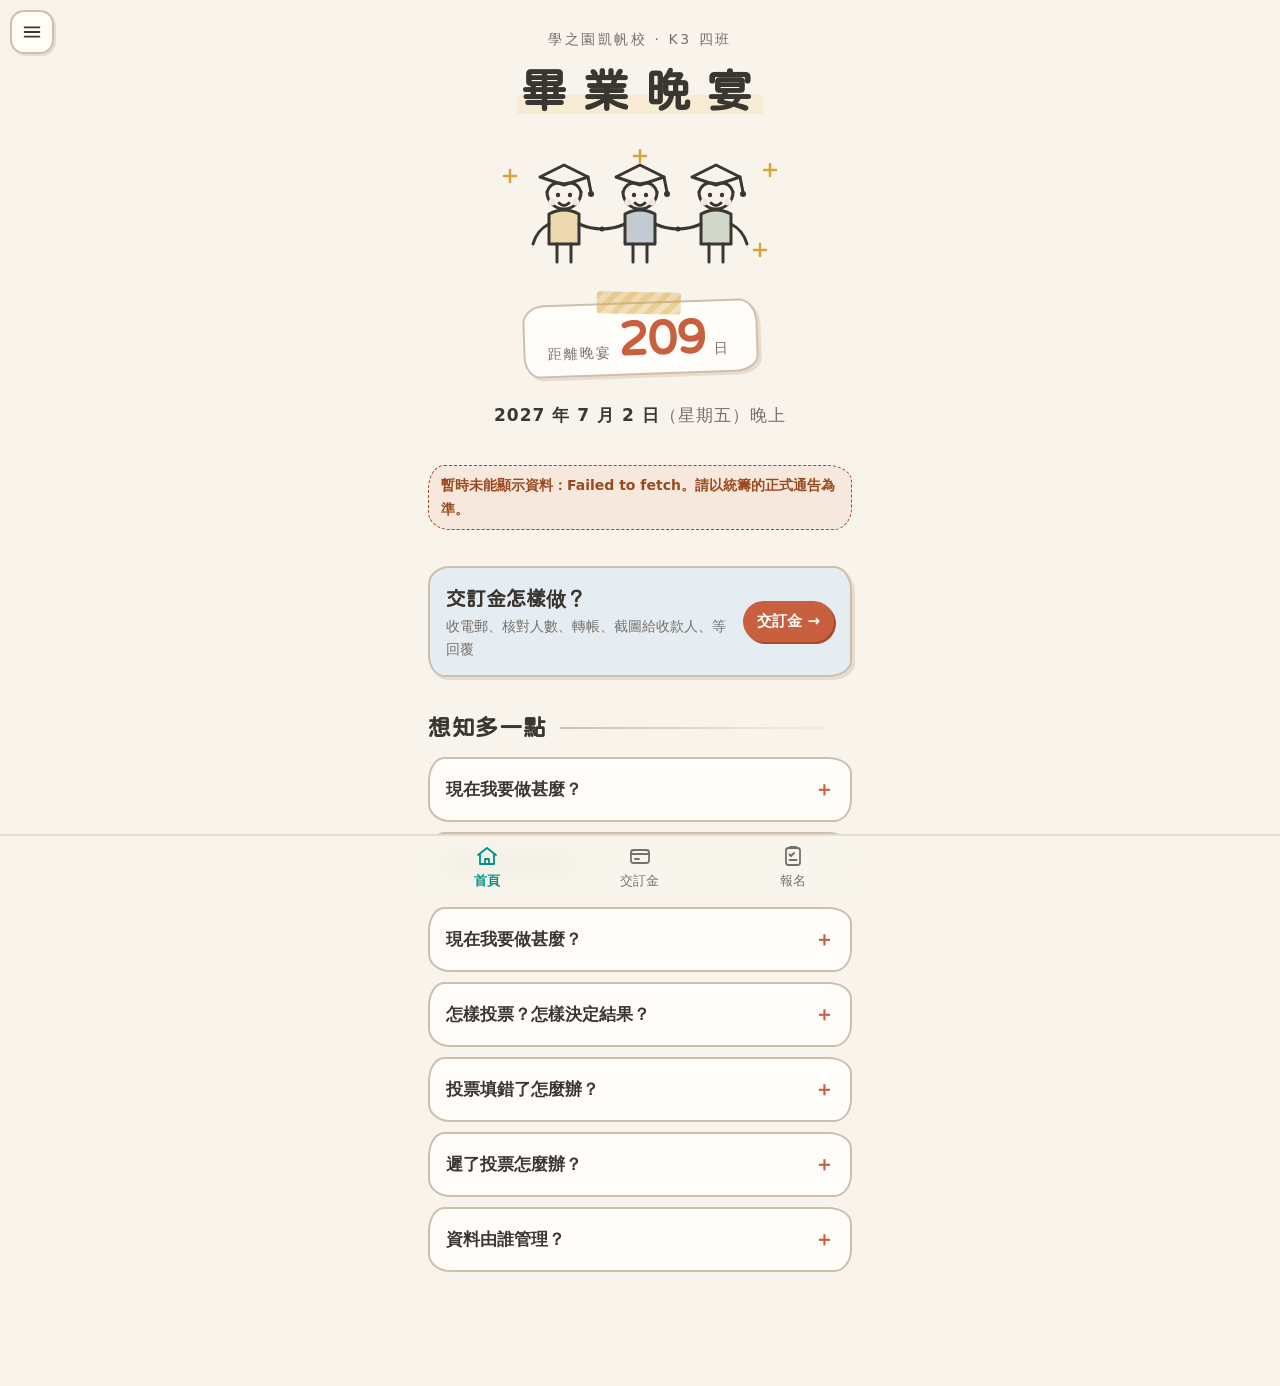
<file: site/index.html>
<!doctype html>
<html lang="zh-Hant">
<head>
  <meta charset="utf-8">
  <meta name="viewport" content="width=device-width, initial-scale=1, viewport-fit=cover">
  <meta name="robots" content="noindex, nofollow">
  <meta name="theme-color" content="#f8f4ec" media="(prefers-color-scheme: light)">
  <meta name="theme-color" content="#1f1c19" media="(prefers-color-scheme: dark)">
  <title>K3 畢業晚宴</title>
  <meta name="description" content="學之園凱帆校 K3 四班。投票、費用、我家要付多少，都在這裏。">
  <meta property="og:type" content="website">
  <meta property="og:locale" content="zh_HK">
  <meta property="og:site_name" content="K3 畢業晚宴">
  <meta property="og:title" content="K3 畢業晚宴 · 2027 年 7 月 2 日">
  <meta property="og:description" content="學之園凱帆校 K3 四班。投票、費用、我家要付多少，都在這裏。">
  <meta property="og:url" content="https://open-grad-din.github.io/open-grad-din/">
  <meta property="og:image" content="https://open-grad-din.github.io/open-grad-din/og.png?v=__COMMIT_SHORT__">
  <meta property="og:image:width" content="1200">
  <meta property="og:image:height" content="630">
  <meta property="og:image:alt" content="三個戴畢業帽的小朋友手牽手，下面寫着畢業晚宴，2027 年 7 月 2 日">
  <meta name="twitter:card" content="summary_large_image">
  <link rel="icon" href="favicon.svg" type="image/svg+xml">
  <link rel="icon" href="favicon-32.png" type="image/png" sizes="32x32">
  <link rel="apple-touch-icon" href="apple-touch-icon.png">
  <link rel="preload" href="fonts/ogd-maru.woff2" as="font" type="font/woff2" crossorigin>
  <link rel="stylesheet" href="style.css?v=__COMMIT_SHORT__">
  <script>
    // 開場動畫：每次打開瀏覽器只播一次；設定了「減少動態效果」就不播。
    (function (d) {
      d.documentElement.className = "js";
      try {
        if (!matchMedia("(prefers-reduced-motion: reduce)").matches && !sessionStorage.getItem("ogd-intro")) {
          d.documentElement.className += " intro";
          sessionStorage.setItem("ogd-intro", "1");
        }
      } catch (e) {}
    })(document);
  </script>
</head>
<body>
<div class="wrap">

  <header class="hero">
    <span class="eyebrow">學之園凱帆校 · K3 四班</span>
    <h1 aria-label="畢業晚宴"><span class="ch mark" style="animation-delay:.1s">畢</span><span class="ch mark" style="animation-delay:.2s">業</span><span class="ch mark" style="animation-delay:.3s">晚</span><span class="ch mark" style="animation-delay:.4s">宴</span></h1>
    <svg class="kids" viewBox="0 0 340 130" role="img" aria-label="三個戴畢業帽的小朋友手牽手">
      <g class="scene">
      <g class="kid" style="--i:0;transform-origin:94px 122px"><path class="ln" pathLength="1" style="animation-delay:0.07s" d="M70 37 L94 25 L118 37 L94 45 Z"/><g class="tassel" style="transform-origin:118px 37px"><path class="ln" pathLength="1" style="animation-delay:0.14s" d="M118 37 L121 52"/><circle class="fl" cx="121" cy="54" r="3"/></g><path class="ln" pathLength="1" style="animation-delay:0.21s" d="M77 52 a17 17 0 1 0 34 0"/><path class="ln" pathLength="1" style="animation-delay:0.28s" d="M77 52 q4 -12 17 -8 q13 -4 17 8"/><circle class="eye" cx="88" cy="55" r="2.2"/><circle class="eye" cx="100" cy="55" r="2.2"/><circle class="cheek" cx="82" cy="62" r="3.5"/><circle class="cheek" cx="106" cy="62" r="3.5"/><path class="ln" pathLength="1" style="animation-delay:0.35s" d="M89 63 q5 5 10 0"/><path class="c1" style="opacity:.35" d="M79 74 q15 -8 30 0 v30 h-30 z"/><path class="ln" pathLength="1" style="animation-delay:0.42s" d="M79 74 q15 -8 30 0 v30 h-30 z"/><path class="ln" pathLength="1" style="animation-delay:0.49s" d="M87 104 v18 M101 104 v18"/></g>
      <g class="kid" style="--i:1;transform-origin:170px 122px"><path class="ln" pathLength="1" style="animation-delay:0.56s" d="M146 37 L170 25 L194 37 L170 45 Z"/><g class="tassel" style="transform-origin:194px 37px"><path class="ln" pathLength="1" style="animation-delay:0.63s" d="M194 37 L197 52"/><circle class="fl" cx="197" cy="54" r="3"/></g><path class="ln" pathLength="1" style="animation-delay:0.70s" d="M153 52 a17 17 0 1 0 34 0"/><path class="ln" pathLength="1" style="animation-delay:0.77s" d="M153 52 q4 -12 17 -8 q13 -4 17 8"/><circle class="eye" cx="164" cy="55" r="2.2"/><circle class="eye" cx="176" cy="55" r="2.2"/><circle class="cheek" cx="158" cy="62" r="3.5"/><circle class="cheek" cx="182" cy="62" r="3.5"/><path class="ln" pathLength="1" style="animation-delay:0.84s" d="M165 63 q5 5 10 0"/><path class="c2" style="opacity:.35" d="M155 74 q15 -8 30 0 v30 h-30 z"/><path class="ln" pathLength="1" style="animation-delay:0.91s" d="M155 74 q15 -8 30 0 v30 h-30 z"/><path class="ln" pathLength="1" style="animation-delay:0.98s" d="M163 104 v18 M177 104 v18"/></g>
      <g class="kid" style="--i:2;transform-origin:246px 122px"><path class="ln" pathLength="1" style="animation-delay:1.05s" d="M222 37 L246 25 L270 37 L246 45 Z"/><g class="tassel" style="transform-origin:270px 37px"><path class="ln" pathLength="1" style="animation-delay:1.12s" d="M270 37 L273 52"/><circle class="fl" cx="273" cy="54" r="3"/></g><path class="ln" pathLength="1" style="animation-delay:1.19s" d="M229 52 a17 17 0 1 0 34 0"/><path class="ln" pathLength="1" style="animation-delay:1.26s" d="M229 52 q4 -12 17 -8 q13 -4 17 8"/><circle class="eye" cx="240" cy="55" r="2.2"/><circle class="eye" cx="252" cy="55" r="2.2"/><circle class="cheek" cx="234" cy="62" r="3.5"/><circle class="cheek" cx="258" cy="62" r="3.5"/><path class="ln" pathLength="1" style="animation-delay:1.33s" d="M241 63 q5 5 10 0"/><path class="c3" style="opacity:.35" d="M231 74 q15 -8 30 0 v30 h-30 z"/><path class="ln" pathLength="1" style="animation-delay:1.40s" d="M231 74 q15 -8 30 0 v30 h-30 z"/><path class="ln" pathLength="1" style="animation-delay:1.47s" d="M239 104 v18 M253 104 v18"/></g>
      <path class="ln" pathLength="1" style="animation-delay:1.54s" d="M109 84 q23 10 46 0"/><circle class="fl" cx="132" cy="89" r="2.5"/>
      <path class="ln" pathLength="1" style="animation-delay:1.61s" d="M185 84 q23 10 46 0"/><circle class="fl" cx="208" cy="89" r="2.5"/>
      <path class="ln" pathLength="1" style="animation-delay:1.68s" d="M79 84 q-12 6 -16 20"/>
      <path class="ln" pathLength="1" style="animation-delay:1.75s" d="M261 84 q12 6 16 20"/>
      <path class="star" pathLength="1" style="--i:0" d="M40 30 v12 M34 36 h12"/>
      <path class="star" pathLength="1" style="--i:1" d="M300 24 v12 M294 30 h12"/>
      <path class="star" pathLength="1" style="--i:2" d="M170 10 v12 M164 16 h12"/>
      <path class="star" pathLength="1" style="--i:3" d="M290 104 v12 M284 110 h12"/>
      </g>
    </svg>
    <div class="sticker" role="img" id="enso" aria-label="距離晚宴的日數"><small>距離晚宴</small><b id="days">—</b><small>日</small></div>
    <p class="date"><b>2027 年 7 月 2 日</b>（星期五）晚上</p>

    <div class="now" id="now-section" hidden>
      <span class="now-tag">現在</span>
      <p class="stage" id="stage"></p>
      <p class="deadline" id="deadline" hidden></p>
      <p class="btn-note" id="action-note" hidden></p>
      <ol class="steps" id="steps" aria-label="整體進度"></ol>
    </div>
  </header>

  <p id="error" class="draft" role="alert" hidden></p>

  <section id="idx-section" class="reveal" hidden>
    <p class="official">正式資訊以這個網站為準，轉述的內容如有出入，請以這裏所寫的為依據。</p>
  </section>

  <!-- 2026-11-16 公布投票結果：票數全部讀試算表「公開資料」以「票數｜類別｜選項」開頭的行，網站不寫入任何票數。 -->
  <section aria-labelledby="res-h" id="res-section" class="reveal" hidden>
    <h2 class="sec-h" id="res-h">投票結果</h2>
    <p class="lead" id="res-lead"></p>
    <div id="res-groups"></div>
    <p class="fine" id="res-note"></p>
  </section>

  <section aria-labelledby="prog-h" id="prog-section" class="reveal" hidden>
    <h2 class="sec-h" id="prog-h">全級進度</h2>
    <p class="updated" id="updated" hidden></p>
    <div class="tally">
      <p class="big"><span id="verified">0</span><span class="of" id="verified-of"></span></p>
      <div class="seal" id="seal" aria-hidden="true">核<br>實</div>
    </div>
    <div class="dots" id="dots" role="img"></div>
    <ul class="key">
      <li id="key-v"><i class="v"></i>已核實付款</li>
      <li id="key-p"><i class="p"></i>已提交，等候核實</li>
      <li id="key-n"><i></i>未報名</li>
    </ul>
    <p class="fine" id="prog-note">每粒點是一位畢業生，不分班別。收款人對照銀行紀錄核實付款後，就會填上顏色。</p>
  </section>

  <!-- 2026-11-18：去交訂金頁（費用、計算機已收在左上角選單） -->
  <a class="to-calc reveal" href="deposit.html">
    <span><b>交訂金怎樣做？</b><small>收電郵、核對人數、轉帳、截圖給收款人、等回覆</small></span>
    <span class="to-calc-go" aria-hidden="true">交訂金 →</span>
  </a>

  <section aria-labelledby="more-h" class="reveal more">
    <h2 class="sec-h" id="more-h">想知多一點</h2>
    <!-- 2026-11-18：「想知多一點」按現階段顯示（data-show：vote＝投票前及投票中、result＝公布投票結果、deposit＝交訂金及之後；沒有 data-show 的一直顯示）。 -->
    <details data-show="deposit">
      <summary>現在我要做甚麼？</summary>
      <p>投票已經完成，結果在上面「投票結果」。現在是交訂金，五個步驟及常見問題在底部「<a href="deposit.html">交訂金</a>」。交訂金指示電郵會在同一日內分幾批寄出，未收到請稍等。</p>
      <p>想加人，或之前沒有報名，按底部「報名」。</p>
    </details>
    <details data-show="result">
      <summary>現在我要做甚麼？</summary>
      <p>投票已經完成，結果在上面「投票結果」。現在不用做任何事。</p>
      <p>下一步是交訂金，籌委會會另行通知日期。想先知道你家大約要付多少，可以用「計算機」揀勝出的場地。</p>
    </details>
    <details data-show="vote">
      <summary>現在我要做甚麼？</summary>
      <p>之前大家已經投票，決定晚宴每位費用在 $<span class="bmin">900</span> 至 $<span class="bmax">1,100</span> 之間。最後按實際成本收費，每位不會超過 $<span class="bmax">1,100</span>。</p>
      <p>現在只需在截止前投票，不用付款：</p>
      <ol>
        <li>揀場地：揀 3 個你接受的場地</li>
        <li>揀老師餐和雜費的分擔方式（三揀一）</li>
      </ol>
      <p>投票表格在底部「投票」；想先比較各場地你家要付多少，可以用「計算機」。投票結果公布後，才交訂金，到時會另行通知。</p>
    </details>
    <details>
      <summary>怎樣投票？怎樣決定結果？</summary>
      <p>場地和分擔方案由預計出席的家庭投票決定，因為晚宴費用由出席的家庭分擔。每位畢業生一票；同一家庭交了多於一份，只計最新的一份。</p>
      <p><b>場地揀 3 個：</b>剔 3 個你接受的場地，不分先後，每個剔都一樣計。這樣即使大家心水不同，最多家庭接受的場地仍會勝出，票不會分散。</p>
      <p id="win-line"></p>
      <p id="tie-line"></p>
    </details>
    <details data-show="vote">
      <summary>投票填錯了怎麼辦？</summary>
      <p>不用擔心，在截止前用同一個 Google 帳戶再填一份就可以，包括想改出席與否。同一帳戶填了多於一份，只計最新的一份。</p>
    </details>
    <details data-show="vote">
      <summary>遲了投票怎麼辦？</summary>
      <p>截止後的投票不會計算，請在截止前投票。</p>
    </details>
    <details>
      <summary>資料由誰管理？</summary>
      <p>投票及報名表格（Google Form）及資料由籌委會管理。</p>
      <p>網站只負責顯示。所有數字、來源及每次改動都公開，任何人都可以核對：</p>
      <ul>
        <li><a href="https://github.com/open-grad-din/open-grad-din/blob/main/site/fees-params.js">收費數字及來源</a></li>
        <li><a href="https://github.com/open-grad-din/open-grad-din/blob/main/site/venues-params.js">場地資料及來源</a></li>
        <li><a href="https://github.com/open-grad-din/open-grad-din/commits/main/site">改動紀錄</a></li>
      </ul>
      <p class="fine">現時網站版本：<a id="faq-commit"></a></p>
    </details>
  </section>

  <!-- 2026-11-02 Ken：頁底（發出人、資料讀取時間、資料來源、網頁版本）暫時收起，日後再決定放在哪裏。拿走 hidden 即可還原。 -->
  <footer hidden>
    <span id="by"></span>
    <span id="status" role="status">載入中…</span>
    <span>資料來源（籌委會 Google 試算表的公開分頁，只有總數，沒有名字）。本頁只讀出總數，沒有任何修改資料的功能：</span>
    <span><a id="src-summary"></a></span>
    <span><a id="src-info"></a></span>
    <span><span class="ver">網頁版本 <a id="commit-link">__COMMIT_SHORT__</a></span> ·
      <a href="https://github.com/open-grad-din/open-grad-din">原始碼</a> ·
      <a href="https://github.com/open-grad-din/open-grad-din/commits/main">網頁改動紀錄</a></span>
  </footer>
</div>

<div class="tabbar">
  <!-- 2026-11-18 Ken：底部只留 首頁／交訂金／報名；「費用」「計算機」收在左上角選單（ui.js）。 -->
  <nav aria-label="主要頁面">
    <a href="./" aria-current="page"><svg viewBox="0 0 24 24" fill="none" stroke="currentColor" stroke-width="1.8" stroke-linecap="round" stroke-linejoin="round" aria-hidden="true"><path d="M3 11l9-7 9 7"/><path d="M5 10v10h14V10"/><path d="M10 20v-5h4v5"/></svg>首頁</a>
    <a href="deposit.html"><svg viewBox="0 0 24 24" fill="none" stroke="currentColor" stroke-width="1.8" stroke-linecap="round" stroke-linejoin="round" aria-hidden="true"><rect x="3" y="6" width="18" height="13" rx="2.5"/><path d="M3 10h18"/><path d="M7 15h4"/></svg>交訂金</a>
    <a href="#" data-signup><svg viewBox="0 0 24 24" fill="none" stroke="currentColor" stroke-width="1.8" stroke-linecap="round" stroke-linejoin="round" aria-hidden="true"><rect x="5" y="4" width="14" height="17" rx="2.5"/><path d="M9 4V3h6v1"/><path d="M8.5 10.5l1.5 1.5 3-3M8.5 16h7"/></svg>報名</a>
  </nav>
</div>

<script>window.OGD_COMMIT = "__COMMIT__";</script>
<script src="config.js?v=__COMMIT_SHORT__"></script>
<script src="fees-params.js?v=__COMMIT_SHORT__"></script>
<script src="thanks.js?v=__COMMIT_SHORT__"></script>
<script src="signup.js?v=__COMMIT_SHORT__"></script>
<script src="ui.js?v=__COMMIT_SHORT__"></script>
<script src="app.js?v=__COMMIT_SHORT__"></script>
</body>
</html>
</file>
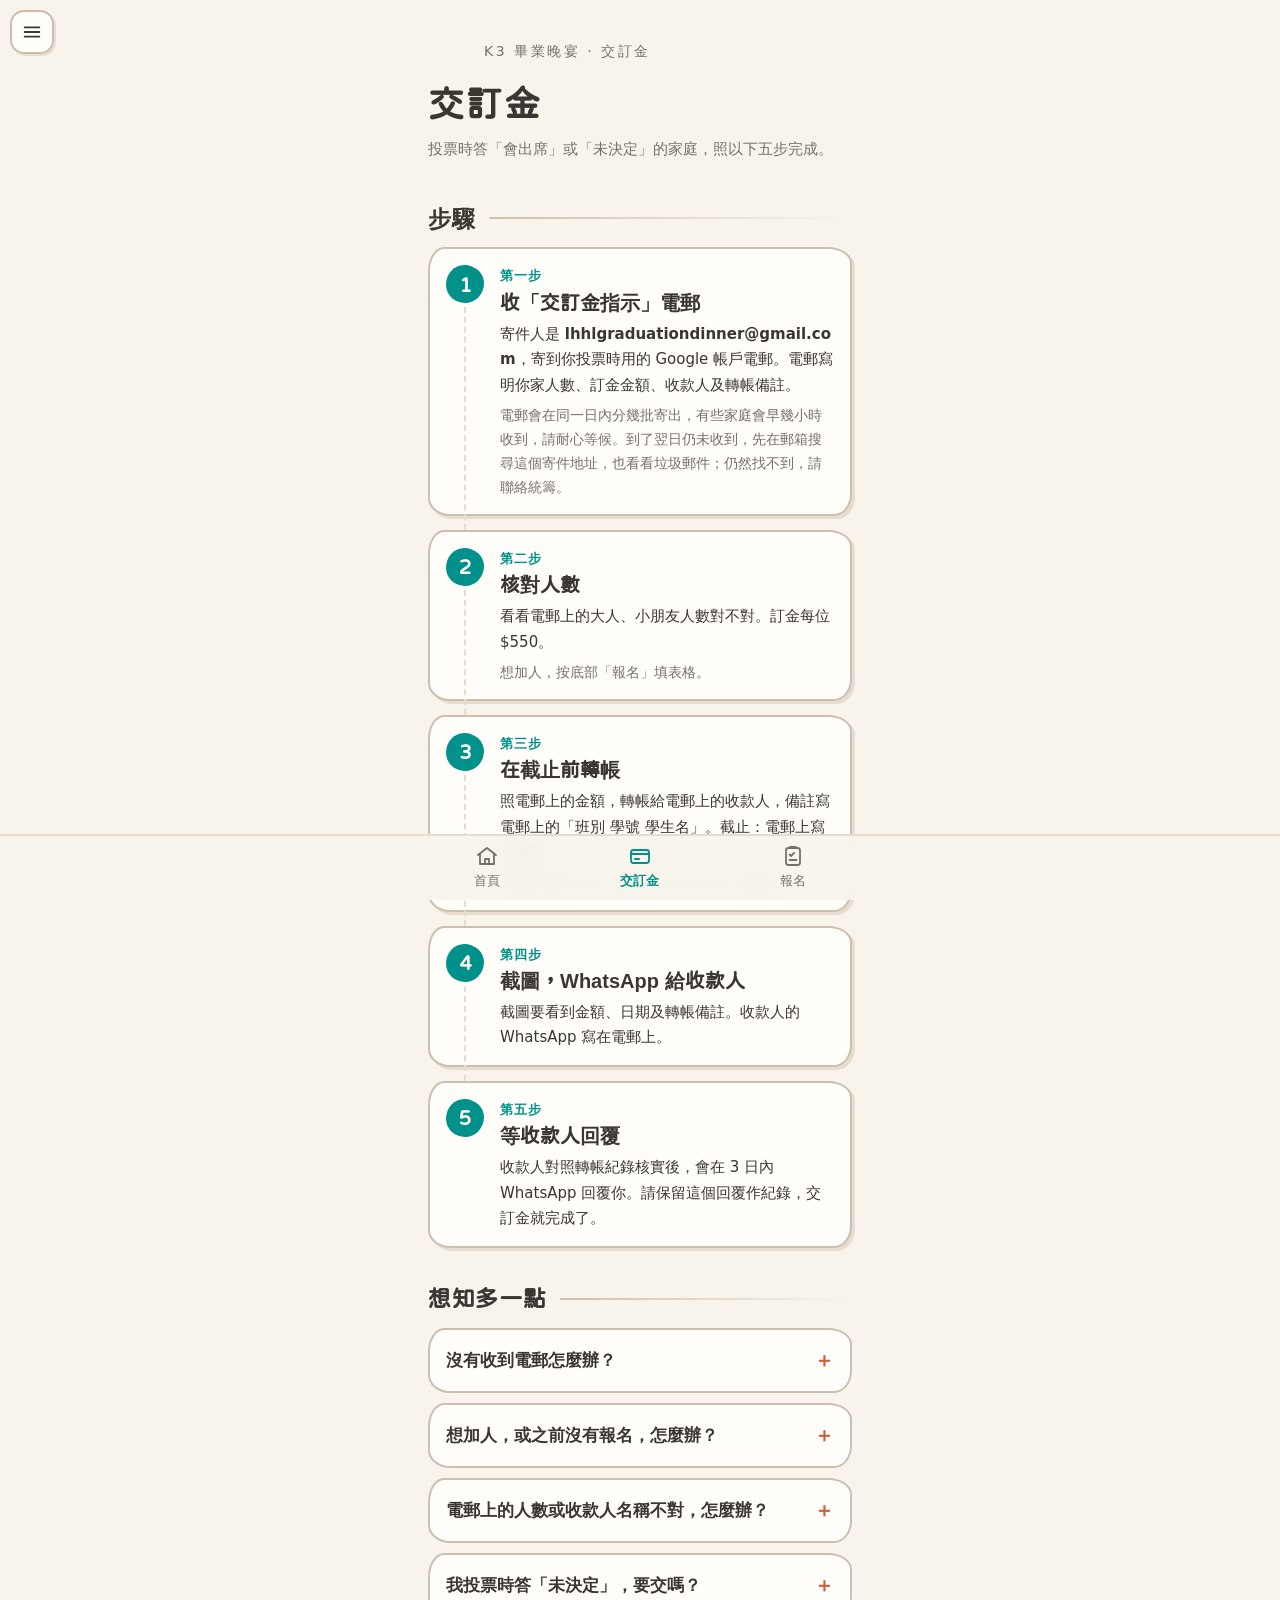
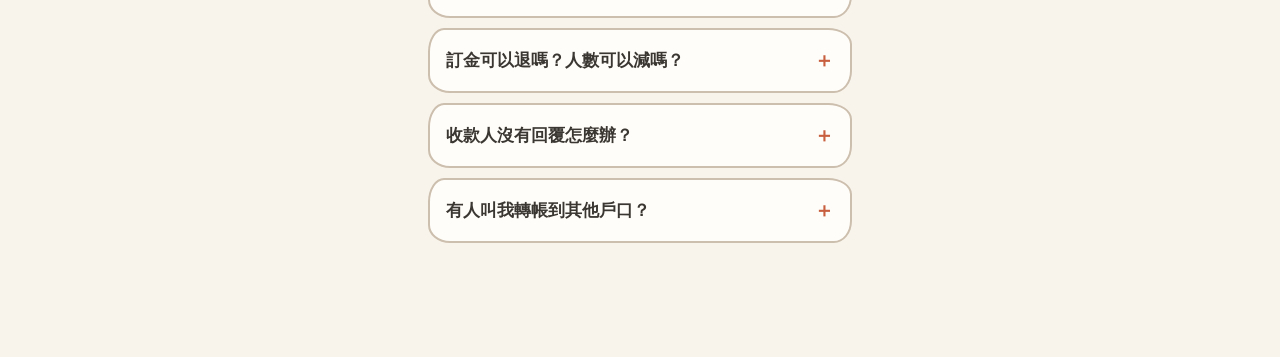
<file: site/deposit.html>
<!doctype html>
<html lang="zh-Hant">
<head>
  <meta charset="utf-8">
  <meta name="viewport" content="width=device-width, initial-scale=1, viewport-fit=cover">
  <meta name="robots" content="noindex, nofollow">
  <meta name="theme-color" content="#f8f4ec" media="(prefers-color-scheme: light)">
  <meta name="theme-color" content="#1f1c19" media="(prefers-color-scheme: dark)">
  <title>交訂金</title>
  <meta name="description" content="K3 畢業晚宴交訂金步驟：收電郵、核對人數、轉帳、截圖給收款人、等回覆。">
  <meta property="og:type" content="website">
  <meta property="og:locale" content="zh_HK">
  <meta property="og:site_name" content="K3 畢業晚宴">
  <meta property="og:title" content="交訂金 · K3 畢業晚宴">
  <meta property="og:description" content="K3 畢業晚宴交訂金步驟：收電郵、核對人數、轉帳、截圖給收款人、等回覆。">
  <meta property="og:url" content="https://open-grad-din.github.io/open-grad-din/deposit.html">
  <meta property="og:image" content="https://open-grad-din.github.io/open-grad-din/og.png?v=__COMMIT_SHORT__">
  <meta property="og:image:width" content="1200">
  <meta property="og:image:height" content="630">
  <meta property="og:image:alt" content="三個戴畢業帽的小朋友手牽手，下面寫着畢業晚宴，2027 年 7 月 2 日">
  <meta name="twitter:card" content="summary_large_image">
  <link rel="icon" href="favicon.svg" type="image/svg+xml">
  <link rel="icon" href="favicon-32.png" type="image/png" sizes="32x32">
  <link rel="apple-touch-icon" href="apple-touch-icon.png">
  <link rel="preload" href="fonts/ogd-maru.woff2" as="font" type="font/woff2" crossorigin>
  <link rel="stylesheet" href="style.css?v=__COMMIT_SHORT__">
</head>
<body>
<div class="wrap">

  <header class="page-head">
    <span class="eyebrow">K3 畢業晚宴 · 交訂金</span>
    <h1 class="page-h">交訂金</h1>
    <p class="muted">投票時答「會出席」或「未決定」的家庭，照以下五步完成。</p>
    <p class="dep-dl" id="dep-dl" hidden>截止：<span class="dep-deadline"></span></p>
  </header>

  <!-- 統籌聯絡方法不寫在程式碼內：讀試算表「公開資料」的「統籌聯絡」一行（例如「統籌 Sarah（WhatsApp 6449 1427）」），統籌可自行更改或清空。 -->
  <!-- 2026-11-18 Ken：交訂金步驟由首頁 FAQ 搬到獨立一頁，第一步、第二步……逐步列出。字眼與付款指示電郵（form/send-deposit-emails.gs）一致。 -->
  <section aria-labelledby="steps-h" class="reveal">
    <h2 class="sec-h" id="steps-h">步驟</h2>
    <ol class="dep-steps">
      <li>
        <span class="step-no">第一步</span>
        <h3>收「交訂金指示」電郵</h3>
        <p>寄件人是 <b class="sender">lhhlgraduationdinner@gmail.com</b>，寄到你投票時用的 Google 帳戶電郵。電郵寫明你家人數、訂金金額、收款人及轉帳備註。</p>
        <p class="tip">電郵會在同一日內分幾批寄出，有些家庭會早幾小時收到，請耐心等候。到了翌日仍未收到，先在郵箱搜尋這個寄件地址，也看看垃圾郵件；仍然找不到，請聯絡<span class="coord">統籌</span>。</p>
      </li>
      <li>
        <span class="step-no">第二步</span>
        <h3>核對人數</h3>
        <p>看看電郵上的大人、小朋友人數對不對。訂金每位 $<span class="deposit">550</span>。</p>
        <p class="tip">想加人，按底部「報名」填表格。</p>
      </li>
      <li>
        <span class="step-no">第三步</span>
        <h3>在截止前轉帳</h3>
        <p>照電郵上的金額，轉帳給電郵上的收款人，備註寫電郵上的「班別 學號 學生名」。截止：<span class="dep-deadline">電郵上寫的期限</span>。</p>
        <p class="tip">轉帳前核對收款人名稱，名稱不對請不要轉帳。</p>
      </li>
      <li>
        <span class="step-no">第四步</span>
        <h3>截圖，WhatsApp 給收款人</h3>
        <p>截圖要看到金額、日期及轉帳備註。收款人的 WhatsApp 寫在電郵上。</p>
      </li>
      <li>
        <span class="step-no">第五步</span>
        <h3>等收款人回覆</h3>
        <p>收款人對照轉帳紀錄核實後，會在 3 日內 WhatsApp 回覆你。請保留這個回覆作紀錄，交訂金就完成了。</p>
      </li>
    </ol>
  </section>

  <section aria-labelledby="more-h" class="reveal more">
    <h2 class="sec-h" id="more-h">想知多一點</h2>
    <details>
      <summary>沒有收到電郵怎麼辦？</summary>
      <p>電郵會在同一日內分幾批寄出，其他家長收到了而你未收到，是正常的，請稍等。到了翌日仍未收到，先在郵箱搜尋寄件人 lhhlgraduationdinner@gmail.com，也看看垃圾郵件。仍然找不到，請聯絡<span class="coord">統籌</span>。投票時答「不會出席」或沒有投票的家庭不會收到電郵；想出席，請按底部「報名」。</p>
    </details>
    <details>
      <summary>想加人，或之前沒有報名，怎麼辦？</summary>
      <p>按底部「報名」填表格。加人的話，填加人之後全家總共的人數。</p>
      <p>提交後，籌委會確認名額才寄出付款指示，收到之前請不要轉帳。交訂金截止前提交的會直接安排；截止後提交的按提交時間先後處理，能否成功要視乎場地能否加位。</p>
    </details>
    <details>
      <summary>電郵上的人數或收款人名稱不對，怎麼辦？</summary>
      <p>請不要轉帳，也不要自行更改金額，先聯絡<span class="coord">統籌</span>。</p>
    </details>
    <details>
      <summary>我投票時答「未決定」，要交嗎？</summary>
      <p>決定出席的話，請在截止前交訂金，名額才算確認。截止前沒有交訂金，當作不出席。</p>
    </details>
    <details>
      <summary>訂金可以退嗎？人數可以減嗎？</summary>
      <p>訂金每位 $<span class="deposit">550</span>，不設退款；人數只可以加，不可以減。</p>
      <p>晚宴最後按實際成本收費，每位不會超過 $<span class="bmax">1,100</span>。訂金以外的尾數，籌委會會另行通知。</p>
    </details>
    <details>
      <summary>收款人沒有回覆怎麼辦？</summary>
      <p>收款人會在收到截圖後 3 日內回覆。3 日內沒有回覆，請聯絡<span class="coord">統籌</span>。</p>
    </details>
    <details>
      <summary>有人叫我轉帳到其他戶口？</summary>
      <p>只付給「交訂金指示」電郵上的收款人，而這封電郵一定由 lhhlgraduationdinner@gmail.com 寄出。其他人叫你轉帳，都不要理會，並告訴<span class="coord">統籌</span>。</p>
    </details>
  </section>

</div>

<div class="tabbar">
  <!-- 2026-11-18 Ken：底部只留 首頁／交訂金／報名；「費用」「計算機」收在左上角選單（ui.js）。 -->
  <nav aria-label="主要頁面">
    <a href="./"><svg viewBox="0 0 24 24" fill="none" stroke="currentColor" stroke-width="1.8" stroke-linecap="round" stroke-linejoin="round" aria-hidden="true"><path d="M3 11l9-7 9 7"/><path d="M5 10v10h14V10"/><path d="M10 20v-5h4v5"/></svg>首頁</a>
    <a href="deposit.html" aria-current="page"><svg viewBox="0 0 24 24" fill="none" stroke="currentColor" stroke-width="1.8" stroke-linecap="round" stroke-linejoin="round" aria-hidden="true"><rect x="3" y="6" width="18" height="13" rx="2.5"/><path d="M3 10h18"/><path d="M7 15h4"/></svg>交訂金</a>
    <a href="#" data-signup><svg viewBox="0 0 24 24" fill="none" stroke="currentColor" stroke-width="1.8" stroke-linecap="round" stroke-linejoin="round" aria-hidden="true"><rect x="5" y="4" width="14" height="17" rx="2.5"/><path d="M9 4V3h6v1"/><path d="M8.5 10.5l1.5 1.5 3-3M8.5 16h7"/></svg>報名</a>
  </nav>
</div>

<script>window.OGD_COMMIT = "__COMMIT__";</script>
<script src="ui.js?v=__COMMIT_SHORT__"></script>
<script src="config.js?v=__COMMIT_SHORT__"></script>
<script src="thanks.js?v=__COMMIT_SHORT__"></script>
<script src="signup.js?v=__COMMIT_SHORT__"></script>
<script src="fees-params.js?v=__COMMIT_SHORT__"></script>
<script src="deposit.js?v=__COMMIT_SHORT__"></script>
</body>
</html>
</file>
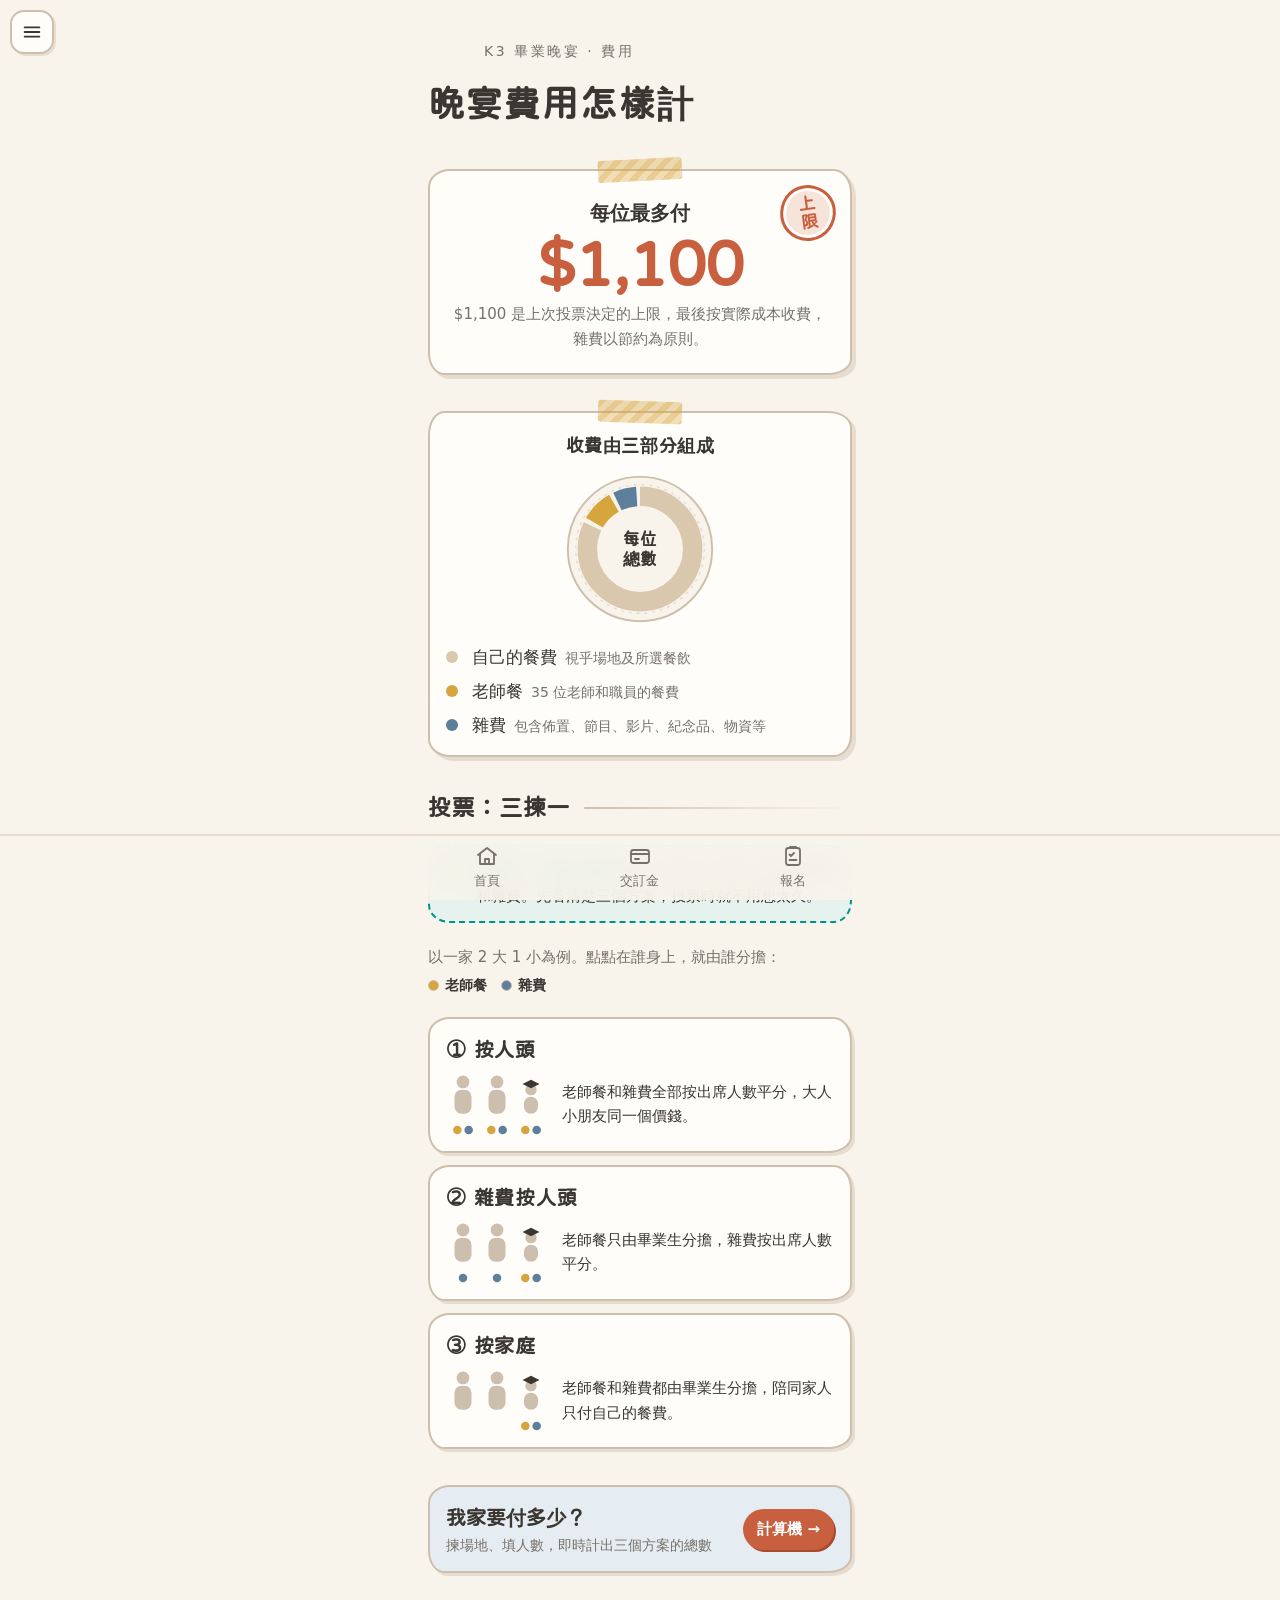
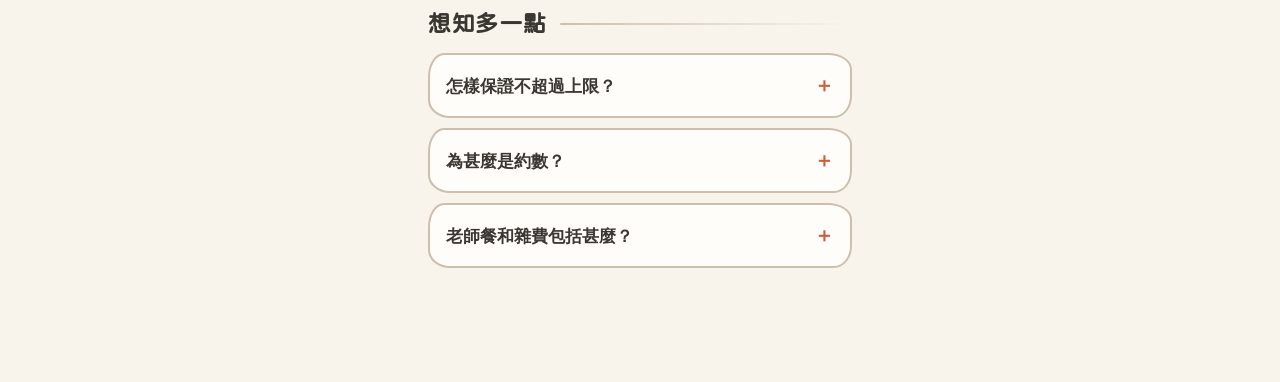
<file: site/fees.html>
<!doctype html>
<html lang="zh-Hant">
<head>
  <meta charset="utf-8">
  <meta name="viewport" content="width=device-width, initial-scale=1, viewport-fit=cover">
  <meta name="robots" content="noindex, nofollow">
  <meta name="theme-color" content="#f8f4ec" media="(prefers-color-scheme: light)">
  <meta name="theme-color" content="#1f1c19" media="(prefers-color-scheme: dark)">
  <title>老師餐和雜費</title>
  <meta name="description" content="每位上限及三個老師餐和雜費分擔方案，投票時三揀一。">
  <meta property="og:type" content="website">
  <meta property="og:locale" content="zh_HK">
  <meta property="og:site_name" content="K3 畢業晚宴">
  <meta property="og:title" content="老師餐和雜費 · K3 畢業晚宴">
  <meta property="og:description" content="每位上限及三個老師餐和雜費分擔方案，投票時三揀一。">
  <meta property="og:url" content="https://open-grad-din.github.io/open-grad-din/fees.html">
  <meta property="og:image" content="https://open-grad-din.github.io/open-grad-din/og.png?v=__COMMIT_SHORT__">
  <meta property="og:image:width" content="1200">
  <meta property="og:image:height" content="630">
  <meta property="og:image:alt" content="三個戴畢業帽的小朋友手牽手，下面寫着畢業晚宴，2027 年 7 月 2 日">
  <meta name="twitter:card" content="summary_large_image">
  <link rel="icon" href="favicon.svg" type="image/svg+xml">
  <link rel="icon" href="favicon-32.png" type="image/png" sizes="32x32">
  <link rel="apple-touch-icon" href="apple-touch-icon.png">
  <link rel="preload" href="fonts/ogd-maru.woff2" as="font" type="font/woff2" crossorigin>
  <link rel="stylesheet" href="style.css?v=__COMMIT_SHORT__">
  <link rel="stylesheet" href="fees.css?v=__COMMIT_SHORT__">
</head>
<body>
<div class="wrap">
  <p id="demo-banner" class="draft" hidden></p>

  <header class="page-head">
    <span class="eyebrow">K3 畢業晚宴 · 費用</span>
    <h1 class="page-h">晚宴費用怎樣計</h1>
  </header>

  <!-- 最重要的一個數字 -->
  <section class="hero" aria-labelledby="cap-h">
    <span class="seal hero-seal" aria-hidden="true">上<br>限</span>
    <p class="hero-num" id="cap-h">每位最多付 <b id="cap"></b></p>
    <p class="hero-sub"><span id="cap-range"></span> 是上次投票決定的上限，最後按實際成本收費，雜費以節約為原則。</p>
  </section>

  <!-- 1. 錢用在哪 -->
  <section aria-labelledby="where-h" class="reveal sec-card">
    <h2 class="card-h" id="where-h">收費由三部分組成</h2>
    <div class="plate" id="stack" role="img"></div>
    <ul class="legend">
      <li><i class="dot meal"></i>自己的餐費<small>視乎場地及所選餐飲</small></li>
      <li><i class="dot teach"></i>老師餐<small id="teach-note"></small></li>
      <li><i class="dot misc"></i>雜費<small>包含佈置、節目、影片、紀念品、物資等</small></li>
    </ul>
  </section>

  <!-- 2. 三個方案 -->
  <section aria-labelledby="plan-h" class="reveal">
    <h2 class="sec-h" id="plan-h">投票：三揀一</h2>
    <p class="vote-cue"><b>投票時，你要在表格內</b>揀以下其中一個方式分擔老師餐和雜費。先看清楚三個方案，投票時就不用想太久。</p>
    <p class="hint">以一家 2 大 1 小為例。點點在誰身上，就由誰分擔：<br><span class="key"><i class="dot teach"></i>老師餐　<i class="dot misc"></i>雜費</span></p>
    <div class="plans" id="plans"></div>
  </section>

  <!-- 去計算機 -->
  <a class="to-calc reveal" href="venues.html">
    <span><b>我家要付多少？</b><small>揀場地、填人數，即時計出三個方案的總數</small></span>
    <span class="to-calc-go" aria-hidden="true">計算機 →</span>
  </a>


  <!-- 5. 細節，收起 -->
  <section aria-labelledby="more-h" class="reveal more">
    <h2 class="sec-h" id="more-h">想知多一點</h2>
    <details>
      <summary>怎樣保證不超過上限？</summary>
      <p id="mcap-line"></p>
    </details>
    <details>
      <summary>為甚麼是約數？</summary>
      <p>雜費要辦完晚宴才知實數，出席人數要報名截止才知道，所以現在只能估算。截止後，籌委會按已核實的人數、勝出的場地及方案重新計算，收尾數時公布每項數字；晚宴後公布決算及單據總額。</p>
    </details>
    <details>
      <summary>老師餐和雜費包括甚麼？</summary>
      <p id="what-line"></p>
      <p>投票表格內有一題問你最想雜費用在哪裏，結果只作參考，交負責的組別。</p>
    </details>
  </section>


</div>

<div class="tabbar">
  <!-- 2026-11-18 Ken：底部只留 首頁／交訂金／報名；「費用」「計算機」收在左上角選單（ui.js）。 -->
  <nav aria-label="主要頁面">
    <a href="./"><svg viewBox="0 0 24 24" fill="none" stroke="currentColor" stroke-width="1.8" stroke-linecap="round" stroke-linejoin="round" aria-hidden="true"><path d="M3 11l9-7 9 7"/><path d="M5 10v10h14V10"/><path d="M10 20v-5h4v5"/></svg>首頁</a>
    <a href="deposit.html"><svg viewBox="0 0 24 24" fill="none" stroke="currentColor" stroke-width="1.8" stroke-linecap="round" stroke-linejoin="round" aria-hidden="true"><rect x="3" y="6" width="18" height="13" rx="2.5"/><path d="M3 10h18"/><path d="M7 15h4"/></svg>交訂金</a>
    <a href="#" data-signup><svg viewBox="0 0 24 24" fill="none" stroke="currentColor" stroke-width="1.8" stroke-linecap="round" stroke-linejoin="round" aria-hidden="true"><rect x="5" y="4" width="14" height="17" rx="2.5"/><path d="M9 4V3h6v1"/><path d="M8.5 10.5l1.5 1.5 3-3M8.5 16h7"/></svg>報名</a>
  </nav>
</div>

<script>window.OGD_COMMIT = "__COMMIT__";</script>
<script src="ui.js?v=__COMMIT_SHORT__"></script>
<script src="config.js?v=__COMMIT_SHORT__"></script>
<script src="thanks.js?v=__COMMIT_SHORT__"></script>
<script src="signup.js?v=__COMMIT_SHORT__"></script>
<script src="fees-params.js?v=__COMMIT_SHORT__"></script>
<script src="venues-params.js?v=__COMMIT_SHORT__"></script>
<script src="fees-core.js?v=__COMMIT_SHORT__"></script>
<script src="fees.js?v=__COMMIT_SHORT__"></script>
</body>
</html>
</file>
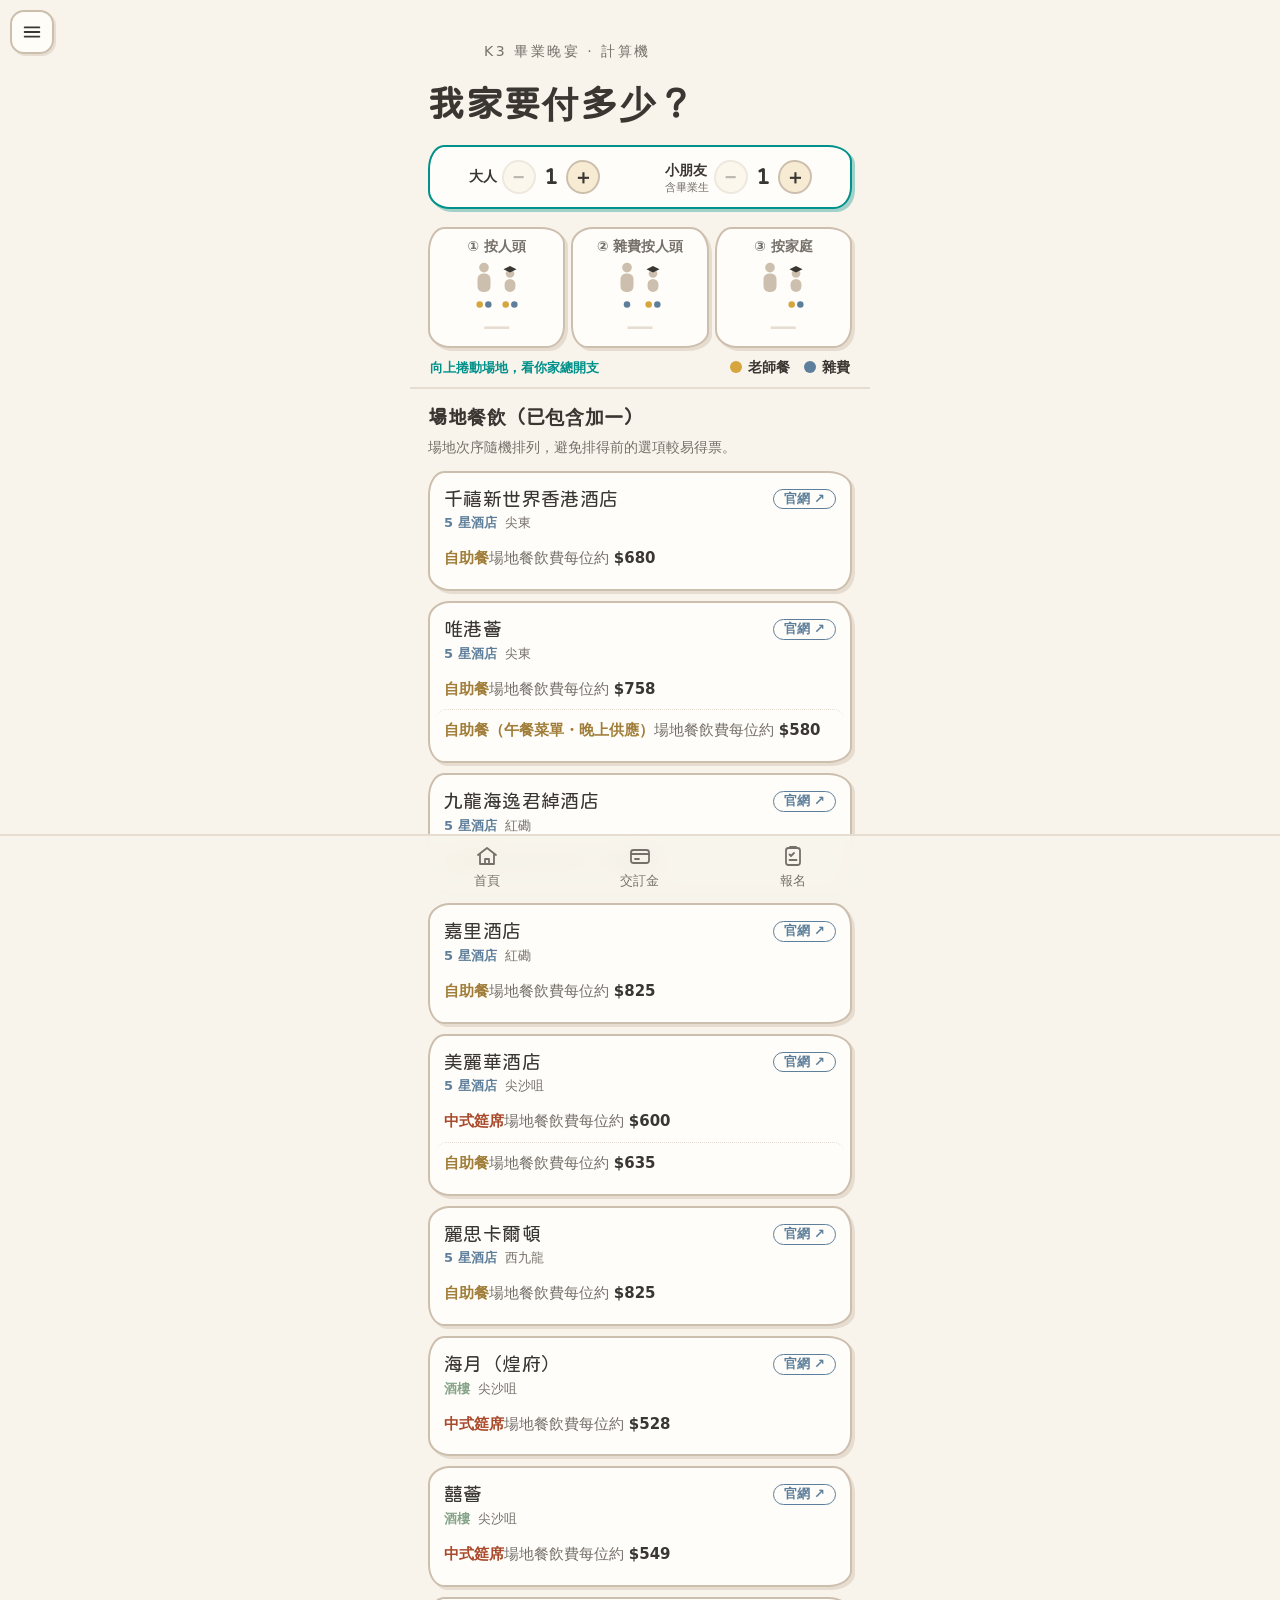
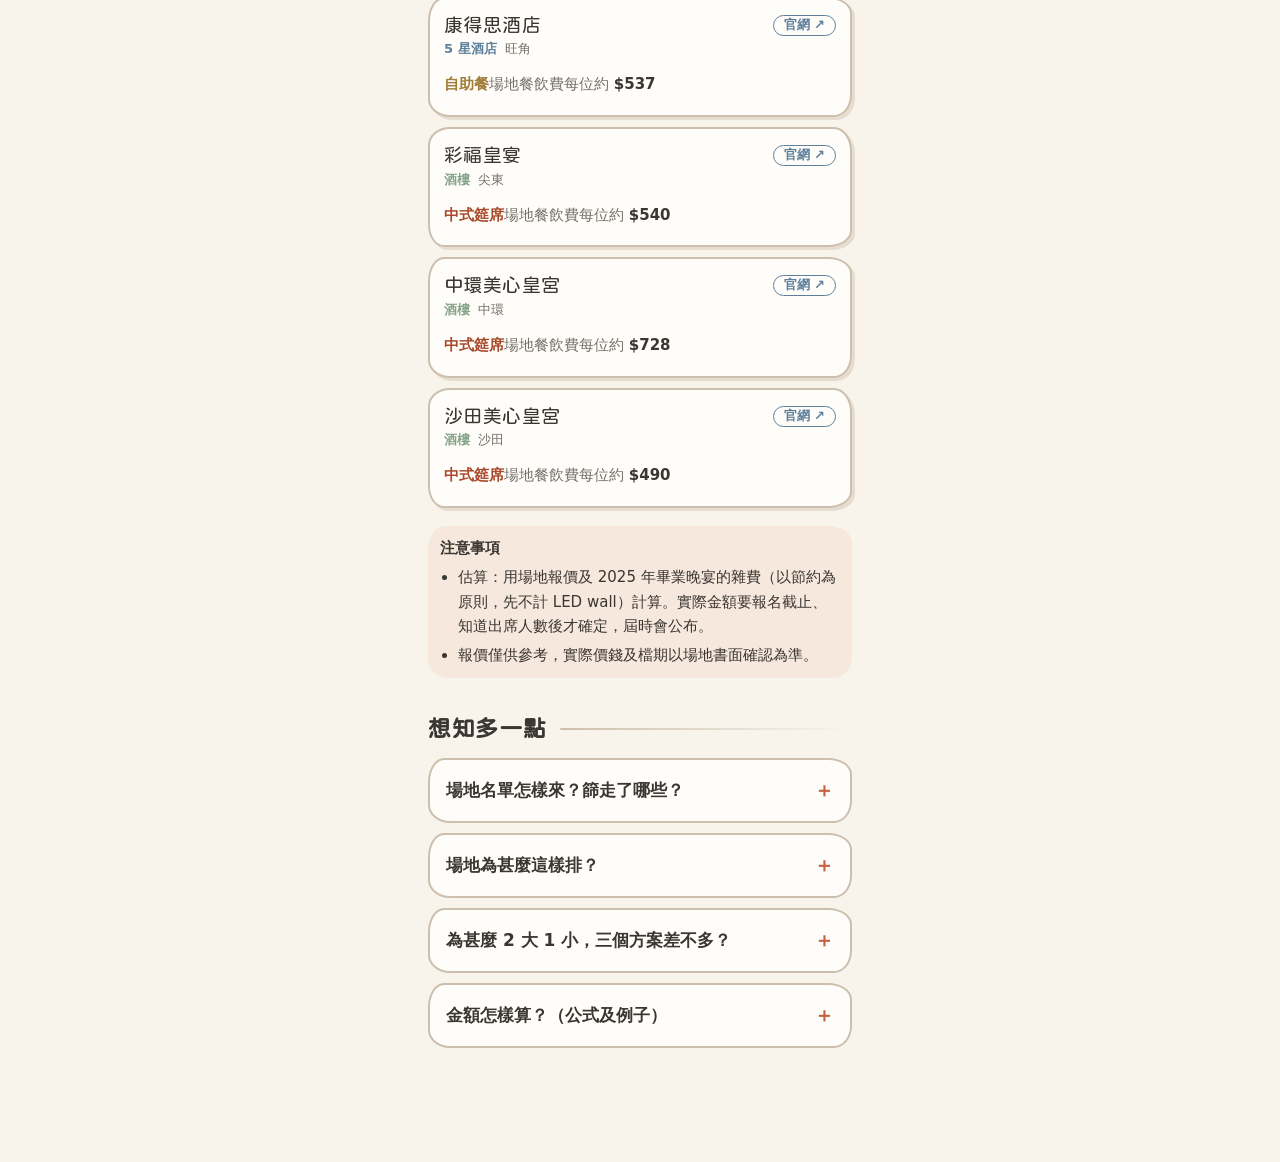
<file: site/venues.html>
<!doctype html>
<html lang="zh-Hant">
<head>
  <meta charset="utf-8">
  <meta name="viewport" content="width=device-width, initial-scale=1, viewport-fit=cover">
  <meta name="robots" content="noindex, nofollow">
  <meta name="theme-color" content="#f8f4ec" media="(prefers-color-scheme: light)">
  <meta name="theme-color" content="#1f1c19" media="(prefers-color-scheme: dark)">
  <title>我家要付多少</title>
  <meta name="description" content="輸入你家人數，看看每個候選場地你家大約要付多少。">
  <meta property="og:type" content="website">
  <meta property="og:locale" content="zh_HK">
  <meta property="og:site_name" content="K3 畢業晚宴">
  <meta property="og:title" content="我家要付多少 · K3 畢業晚宴">
  <meta property="og:description" content="輸入你家人數，看看每個候選場地你家大約要付多少。">
  <meta property="og:url" content="https://open-grad-din.github.io/open-grad-din/venues.html">
  <meta property="og:image" content="https://open-grad-din.github.io/open-grad-din/og.png?v=__COMMIT_SHORT__">
  <meta property="og:image:width" content="1200">
  <meta property="og:image:height" content="630">
  <meta property="og:image:alt" content="三個戴畢業帽的小朋友手牽手，下面寫着畢業晚宴，2027 年 7 月 2 日">
  <meta name="twitter:card" content="summary_large_image">
  <link rel="icon" href="favicon.svg" type="image/svg+xml">
  <link rel="icon" href="favicon-32.png" type="image/png" sizes="32x32">
  <link rel="apple-touch-icon" href="apple-touch-icon.png">
  <link rel="preload" href="fonts/ogd-maru.woff2" as="font" type="font/woff2" crossorigin>
  <link rel="stylesheet" href="style.css?v=__COMMIT_SHORT__">
  <link rel="stylesheet" href="fees.css?v=__COMMIT_SHORT__">
</head>
<body>
<div class="wrap">
  <p id="demo-banner" class="draft" hidden></p>

  <header class="page-head">
    <span class="eyebrow">K3 畢業晚宴 · 計算機</span>
    <h1 class="page-h">我家要付多少？</h1>
  </header>

  <section aria-labelledby="h-list" id="venues">
    <h2 class="vh" id="h-list">你家人數、三個方案的分別、候選場地</h2>
    <div class="fam nudge" aria-label="你家出席人數">
      <div class="stepper" data-key="adults">
        <span class="lbl">大人</span>
        <button type="button" data-d="-1" aria-label="大人減一">−</button>
        <output id="adults-out">1</output>
        <button type="button" data-d="1" aria-label="大人加一">＋</button>
      </div>
      <div class="stepper" data-key="kids">
        <span class="lbl">小朋友<small>含畢業生</small></span>
        <button type="button" data-d="-1" aria-label="小朋友減一">−</button>
        <output id="kids-out">1</output>
        <button type="button" data-d="1" aria-label="小朋友加一">＋</button>
      </div>
    </div>
    <div class="dock">
      <!-- 第一層：三個方案下你家的總開支；捲動時黏在頂部（人數列不黏） -->
      <div class="strip">
        <div class="tiles" id="tiles" role="group" aria-label="三個方案下你家的總開支"></div>
        <p class="strip-key"><span class="scroll-hint" id="scroll-hint">向上捲動場地，看你家總開支</span><span class="dotkey"><i class="dot teach"></i>老師餐　<i class="dot misc"></i>雜費</span></p>
      </div>
    </div>

    <!-- 第二層：候選場地，一行一間，按你家人數即時計總數 -->
    <h3 class="sec-h list-h" id="h-venues">場地餐飲（已包含加一）</h3>
    <p class="fine list-note">場地次序隨機排列，避免排得前的選項較易得票。</p>
    <div class="list" id="list" aria-labelledby="h-venues"></div>
    <div class="notice">
      <b>注意事項</b>
      <ul>
        <li>估算：用場地報價及 2025 年畢業晚宴的雜費（以節約為原則，先不計 LED wall）計算。實際金額要報名截止、知道出席人數後才確定，屆時會公布。</li>
        <li>報價僅供參考，實際價錢及檔期以場地書面確認為準。</li>
      </ul>
    </div>
  </section>


  <section aria-labelledby="more-h" class="reveal more">
    <h2 class="sec-h" id="more-h">想知多一點</h2>
    <details>
      <summary>場地名單怎樣來？篩走了哪些？</summary>
      <p id="history"></p>
      <p id="funnel-text"></p>
      <ul id="excluded"></ul>
    </details>
    <details>
      <summary>場地為甚麼這樣排？</summary>
      <p>投票時，排得前的選項通常會多得票，即使內容一樣。如果按價錢由低至高排，最平的場地會長期排第一，等於網站替大家揀了一個方向。</p>
      <p>所以每次打開這一頁，場地次序都隨機排列，投票表格內的場地選項亦一樣隨機排列。排得前不代表推薦。</p>
      <p>想比較價錢，每間場地都寫明每位餐飲費；捲動到該場地時，頂部會顯示你家在三個方案下的總開支。按「官網」可看場地官方網站。</p>
    </details>
    <details>
      <summary>為甚麼 2 大 1 小，三個方案差不多？</summary>
      <p id="avg-line"></p>
    </details>
    <details>
      <summary>金額怎樣算？（公式及例子）</summary>
      <ul>
        <li>每位餐費已計入 10% 服務費（酒樓報價已含加一）。中式筵席按每席 12 位計。</li>
        <li>有價錢範圍的場地（例如酒樓不同菜式、酒店預計加價），用範圍的中位數計。</li>
        <li id="assume-line"></li>
        <li>老師餐按同一場地的每位餐費計。</li>
      </ul>
      <p><b>公式</b>（n = 你家出席人數）：</p>
      <div class="formula">
        <p><b>①</b> n × F + n × (S × F + M) ÷ N</p>
        <p><b>②</b> n × F + S × F ÷ G + n × M ÷ N</p>
        <p><b>③</b> n × F + (S × F + M) ÷ G</p>
      </div>
      <table class="vars"><tbody id="vars"></tbody></table>
      <div class="formula" id="example"></div>
    </details>
  </section>


</div>

<div class="tabbar">
  <!-- 2026-11-18 Ken：底部只留 首頁／交訂金／報名；「費用」「計算機」收在左上角選單（ui.js）。 -->
  <nav aria-label="主要頁面">
    <a href="./"><svg viewBox="0 0 24 24" fill="none" stroke="currentColor" stroke-width="1.8" stroke-linecap="round" stroke-linejoin="round" aria-hidden="true"><path d="M3 11l9-7 9 7"/><path d="M5 10v10h14V10"/><path d="M10 20v-5h4v5"/></svg>首頁</a>
    <a href="deposit.html"><svg viewBox="0 0 24 24" fill="none" stroke="currentColor" stroke-width="1.8" stroke-linecap="round" stroke-linejoin="round" aria-hidden="true"><rect x="3" y="6" width="18" height="13" rx="2.5"/><path d="M3 10h18"/><path d="M7 15h4"/></svg>交訂金</a>
    <a href="#" data-signup><svg viewBox="0 0 24 24" fill="none" stroke="currentColor" stroke-width="1.8" stroke-linecap="round" stroke-linejoin="round" aria-hidden="true"><rect x="5" y="4" width="14" height="17" rx="2.5"/><path d="M9 4V3h6v1"/><path d="M8.5 10.5l1.5 1.5 3-3M8.5 16h7"/></svg>報名</a>
  </nav>
</div>

<script>window.OGD_COMMIT = "__COMMIT__";</script>
<script src="ui.js?v=__COMMIT_SHORT__"></script>
<script src="config.js?v=__COMMIT_SHORT__"></script>
<script src="thanks.js?v=__COMMIT_SHORT__"></script>
<script src="signup.js?v=__COMMIT_SHORT__"></script>
<script src="fees-params.js?v=__COMMIT_SHORT__"></script>
<script src="venues-params.js?v=__COMMIT_SHORT__"></script>
<script src="fees-core.js?v=__COMMIT_SHORT__"></script>
<script src="venues.js?v=__COMMIT_SHORT__"></script>
</body>
</html>
</file>
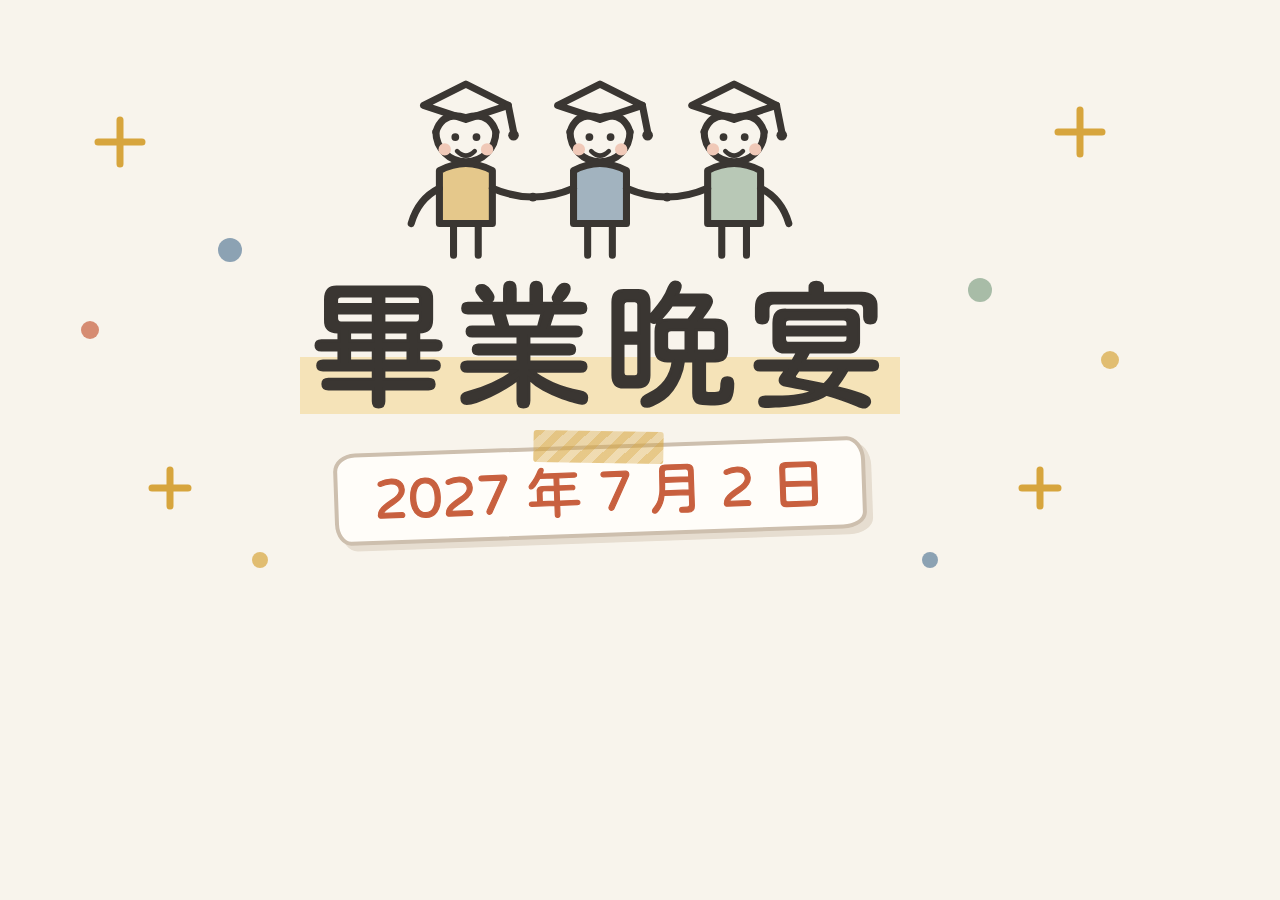
<file: tools/share-image/og.html>
<!doctype html><html lang="zh-Hant"><head><meta charset="utf-8">
<!-- 主要內容全部放在中間 600px：WhatsApp 等會把圖裁成正方形縮圖，兩側只放裝飾。 -->
<style>
@font-face{font-family:H;src:url(font/huninn-sub.woff2)}
:root{--paper:#f8f4ec;--surface:#fffdf9;--ink:#3a3632;--muted:#76706a;--line:#e6ddd0;--stroke:#cdbfae;--ai:#5e7f9b;--shu:#c8603f;--shu-soft:#f0c9b8;--kin:#d7a53d;--kin-soft:#f5e3b8;--sage:#86a48a;
--tape:repeating-linear-gradient(135deg,rgba(215,165,61,.6) 0 8px,rgba(215,165,61,.38) 8px 16px)}
html,body{margin:0}
body{width:1200px;height:630px;background:var(--paper);font-family:H;color:var(--ink);position:relative;overflow:hidden;display:flex;flex-direction:column;align-items:center}
.kids{width:600px;height:auto;margin-top:40px;overflow:visible}
.kids .ln{fill:none;stroke:var(--ink);stroke-width:4;stroke-linecap:round;stroke-linejoin:round}
.kids .fl,.kids .eye{fill:var(--ink)}.kids path[d*="q5 5 10 0"]{stroke-width:2.6}.kids .cheek{fill:var(--shu-soft)}
.kids .c1{fill:var(--kin)}.kids .c2{fill:var(--ai)}.kids .c3{fill:var(--sage)}
.kids [style*="opacity:.35"]{opacity:.55!important}
h1{font-size:140px;line-height:1;margin:6px 0 0;letter-spacing:.04em;font-weight:400;-webkit-text-stroke:3px var(--ink)}
.mark{background:linear-gradient(transparent 58%,var(--kin-soft) 58% 94%,transparent 94%);padding:0 .06em}
.date{position:relative;margin-top:30px;font-size:56px;line-height:1;padding:14px 36px;color:var(--shu);-webkit-text-stroke:1.2px var(--shu);background:var(--surface);border:4px solid var(--stroke);border-radius:22px 18px 24px 16px/18px 24px 16px 22px;transform:rotate(-2deg);box-shadow:6px 6px 0 var(--line)}
.date::before{content:"";position:absolute;top:-18px;left:50%;width:130px;height:32px;transform:translateX(-50%) rotate(3deg);background:var(--tape);border-radius:3px}
.deco{position:absolute;inset:0}
.deco .star{fill:none;stroke:var(--kin);stroke-width:7;stroke-linecap:round}
.deco .dot{opacity:.7}
</style></head><body>
<svg class="deco" viewBox="0 0 1200 630" aria-hidden="true">
<path class="star" d="M120 120 v44 M98 142 h44"/><path class="star" d="M1080 110 v44 M1058 132 h44"/>
<path class="star" d="M1040 470 v36 M1022 488 h36"/><path class="star" d="M170 470 v36 M152 488 h36"/>
<circle class="dot" cx="230" cy="250" r="12" fill="#5e7f9b"/><circle class="dot" cx="980" cy="290" r="12" fill="#86a48a"/>
<circle class="dot" cx="90" cy="330" r="9" fill="#c8603f"/><circle class="dot" cx="1110" cy="360" r="9" fill="#d7a53d"/>
<circle class="dot" cx="260" cy="560" r="8" fill="#d7a53d"/><circle class="dot" cx="930" cy="560" r="8" fill="#5e7f9b"/>
</svg>
<svg class="kids" viewBox="0 0 340 130" role="img" aria-label="三個戴畢業帽的小朋友手牽手">
      <g class="scene">
      <g class="kid" style="--i:0;transform-origin:94px 122px"><path class="ln" pathLength="1" data-x=":0.07s" d="M70 37 L94 25 L118 37 L94 45 Z"/><g class="tassel" style="transform-origin:118px 37px"><path class="ln" pathLength="1" data-x=":0.14s" d="M118 37 L121 52"/><circle class="fl" cx="121" cy="54" r="3"/></g><path class="ln" pathLength="1" data-x=":0.21s" d="M77 52 a17 17 0 1 0 34 0"/><path class="ln" pathLength="1" data-x=":0.28s" d="M77 52 q4 -12 17 -8 q13 -4 17 8"/><circle class="eye" cx="88" cy="55" r="2.2"/><circle class="eye" cx="100" cy="55" r="2.2"/><circle class="cheek" cx="82" cy="62" r="3.5"/><circle class="cheek" cx="106" cy="62" r="3.5"/><path class="ln" pathLength="1" data-x=":0.35s" d="M89 63 q5 5 10 0"/><path class="c1" style="opacity:.35" d="M79 74 q15 -8 30 0 v30 h-30 z"/><path class="ln" pathLength="1" data-x=":0.42s" d="M79 74 q15 -8 30 0 v30 h-30 z"/><path class="ln" pathLength="1" data-x=":0.49s" d="M87 104 v18 M101 104 v18"/></g>
      <g class="kid" style="--i:1;transform-origin:170px 122px"><path class="ln" pathLength="1" data-x=":0.56s" d="M146 37 L170 25 L194 37 L170 45 Z"/><g class="tassel" style="transform-origin:194px 37px"><path class="ln" pathLength="1" data-x=":0.63s" d="M194 37 L197 52"/><circle class="fl" cx="197" cy="54" r="3"/></g><path class="ln" pathLength="1" data-x=":0.70s" d="M153 52 a17 17 0 1 0 34 0"/><path class="ln" pathLength="1" data-x=":0.77s" d="M153 52 q4 -12 17 -8 q13 -4 17 8"/><circle class="eye" cx="164" cy="55" r="2.2"/><circle class="eye" cx="176" cy="55" r="2.2"/><circle class="cheek" cx="158" cy="62" r="3.5"/><circle class="cheek" cx="182" cy="62" r="3.5"/><path class="ln" pathLength="1" data-x=":0.84s" d="M165 63 q5 5 10 0"/><path class="c2" style="opacity:.35" d="M155 74 q15 -8 30 0 v30 h-30 z"/><path class="ln" pathLength="1" data-x=":0.91s" d="M155 74 q15 -8 30 0 v30 h-30 z"/><path class="ln" pathLength="1" data-x=":0.98s" d="M163 104 v18 M177 104 v18"/></g>
      <g class="kid" style="--i:2;transform-origin:246px 122px"><path class="ln" pathLength="1" data-x=":1.05s" d="M222 37 L246 25 L270 37 L246 45 Z"/><g class="tassel" style="transform-origin:270px 37px"><path class="ln" pathLength="1" data-x=":1.12s" d="M270 37 L273 52"/><circle class="fl" cx="273" cy="54" r="3"/></g><path class="ln" pathLength="1" data-x=":1.19s" d="M229 52 a17 17 0 1 0 34 0"/><path class="ln" pathLength="1" data-x=":1.26s" d="M229 52 q4 -12 17 -8 q13 -4 17 8"/><circle class="eye" cx="240" cy="55" r="2.2"/><circle class="eye" cx="252" cy="55" r="2.2"/><circle class="cheek" cx="234" cy="62" r="3.5"/><circle class="cheek" cx="258" cy="62" r="3.5"/><path class="ln" pathLength="1" data-x=":1.33s" d="M241 63 q5 5 10 0"/><path class="c3" style="opacity:.35" d="M231 74 q15 -8 30 0 v30 h-30 z"/><path class="ln" pathLength="1" data-x=":1.40s" d="M231 74 q15 -8 30 0 v30 h-30 z"/><path class="ln" pathLength="1" data-x=":1.47s" d="M239 104 v18 M253 104 v18"/></g>
      <path class="ln" pathLength="1" data-x=":1.54s" d="M109 84 q23 10 46 0"/><circle class="fl" cx="132" cy="89" r="2.5"/>
      <path class="ln" pathLength="1" data-x=":1.61s" d="M185 84 q23 10 46 0"/><circle class="fl" cx="208" cy="89" r="2.5"/>
      <path class="ln" pathLength="1" data-x=":1.68s" d="M79 84 q-12 6 -16 20"/>
      <path class="ln" pathLength="1" data-x=":1.75s" d="M261 84 q12 6 16 20"/>
      </g>
    </svg>
<h1><span class="mark">畢業晚宴</span></h1>
<div class="date">2027 年 7 月 2 日</div>
</body></html>
</file>
<file: site/style.css>
/* Ken 指定的提示／重點顏色：首頁「正式資訊」及進度、計算機人數框提示及捲到的菜式 */
:root { --nudge: #00918a; --active: var(--nudge); }

/* 標題字型：粉圓（Huninn）圓體，SIL Open Font License 1.1（見 fonts/OFL.txt），只保留網站標題用到的字，放在 repo 內，不連外部網站。 */
@font-face { font-family: "OGD Maru"; src: url("fonts/ogd-maru.woff2") format("woff2"); font-weight: 400; font-display: swap; }
/* Open Grad Din 共用樣式：「大人かわいい × 手繪」。米白紙底、低彩度的灰藍／芥末黃／鼠尾草綠／磚紅，手繪線條及膠紙細節。
   手機單手優先；所有圖畫都是內嵌 SVG 及 CSS，沒有相片或外部資源。 */
:root {
  --paper: #f8f4ec; --surface: #fffdf9; --ink: #3a3632; --muted: #76706a; --line: #e6ddd0; --stroke: #cdbfae;
  --ai: #5e7f9b; --ai-soft: #e6edf2; --shu: #c8603f; --shu-fg: #ffffff; --shu-soft: #f6e3da; --shu-deep: #a94a2c;
  --kin: #d7a53d; --kin-soft: #f7ecd3; --sage: #86a48a; --sage-soft: #e5ede4; --warn: #9a4a1f; --warn-soft: #f6e8dc;
  --bg: var(--paper); --fg: var(--ink); --accent: var(--ai); --accent-soft: var(--ai-soft);
  --action: var(--shu); --action-fg: var(--shu-fg);
  --font-display: "OGD Maru", "Huninn", "Zen Maru Gothic", "Hiragino Maru Gothic ProN", "Yuanti TC", "PingFang TC", "Noto Sans TC", sans-serif;
  --font-body: "PingFang TC", "Noto Sans TC", "Noto Sans CJK TC", "Microsoft JhengHei", system-ui, sans-serif;
  --nav-h: 64px;
  /* 手繪感的不規則圓角 */
  --wobble: 22px 18px 24px 16px / 18px 24px 16px 22px;
  --wobble2: 16px 24px 18px 22px / 24px 16px 22px 18px;
  --tape: repeating-linear-gradient(135deg, rgba(215, 165, 61, .55) 0 6px, rgba(215, 165, 61, .35) 6px 12px);
}
@media (prefers-color-scheme: dark) {
  :root {
    --paper: #1f1c19; --surface: #292521; --ink: #efe8dd; --muted: #aaa196; --line: #3a342e; --stroke: #4e463e;
    --ai: #8fb0cb; --ai-soft: #243039; --shu: #e58563; --shu-fg: #2a1208; --shu-soft: #3c251c; --shu-deep: #c86a49;
    --kin: #e2b85f; --kin-soft: #3a3020; --sage: #9fbca2; --sage-soft: #263026; --warn: #f0a878; --warn-soft: #3a2719; --nudge: #3fb3aa; color-scheme: dark;
    --tape: repeating-linear-gradient(135deg, rgba(226, 184, 95, .45) 0 6px, rgba(226, 184, 95, .28) 6px 12px);
  }
}
* { box-sizing: border-box; }
[hidden] { display: none !important; }
html { -webkit-text-size-adjust: 100%; }
body { margin: 0; background: var(--paper); color: var(--ink); font-family: var(--font-body);
  font-size: 17px; line-height: 1.65; -webkit-tap-highlight-color: transparent; font-synthesis: weight; }
a { color: var(--ai); }
a:focus-visible, button:focus-visible, summary:focus-visible { outline: 3px solid var(--shu); outline-offset: 3px; border-radius: 6px; }

.wrap { max-width: 460px; margin: 0 auto; padding-block: 12px calc(var(--nav-h) + 40px + env(safe-area-inset-bottom, 0px));
  padding-left: max(18px, env(safe-area-inset-left, 0px)); padding-right: max(18px, env(safe-area-inset-right, 0px));
  display: flex; flex-direction: column; gap: 36px; }
.draft { background: var(--warn-soft); color: var(--warn); font-size: 14px; padding: 8px 12px; border-radius: var(--wobble2); margin: 0; font-weight: 700;
  border: 1.5px dashed currentColor; }
section { display: flex; flex-direction: column; }

/* ---- 章節標題：手繪圓圈數字 ＋ 圓體 ---- */
.sec-h { display: flex; align-items: center; gap: 10px; margin: 0 0 14px; font-family: var(--font-display); font-size: 23px; font-weight: 700; line-height: 1.3; letter-spacing: .03em; }
.sec-h .no { font-size: 15px; font-family: var(--font-body); font-weight: 700; color: var(--shu); border: 2px solid var(--shu); width: 30px; height: 30px; display: grid; place-items: center;
  border-radius: 48% 52% 50% 50% / 55% 45% 55% 45%; flex: none; transform: rotate(-6deg); letter-spacing: 0; }
.sec-h::after { content: ""; flex: 1; height: 2px; margin-left: 4px; border-radius: 2px;
  background: linear-gradient(90deg, var(--stroke), transparent); }
.lead { margin: -6px 0 14px; color: var(--muted); font-size: 15px; }
.fine { font-size: 14px; color: var(--muted); margin: 10px 0 0; }
/* 螢光筆標記 */
.mark { background: linear-gradient(transparent 58%, var(--kin-soft) 58% 92%, transparent 92%); padding: 0 .1em; }

/* ---- 首頁：開場 ---- */
.hero { position: relative; display: flex; flex-direction: column; align-items: center; text-align: center; padding-top: 16px; }
.eyebrow { font-size: 14px; color: var(--muted); letter-spacing: .18em; }
h1 { font-family: var(--font-display); font-size: 46px; line-height: 1.2; margin: 12px 0 0; letter-spacing: .14em; font-weight: 700; }
h1 .ch { display: inline-block; }
.kids { width: min(100%, 340px); height: auto; margin: 22px 0 6px; overflow: visible; }
.kids .ln { fill: none; stroke: var(--ink); stroke-width: 3; stroke-linecap: round; stroke-linejoin: round; }
.kids .fl, .kids .eye { fill: var(--ink); }
/* 小朋友會動：整組輕輕上落，每個輪流左右搖，帽穗跟住擺，眼睛間中眨一下，星星閃 */
.js .kids .scene { animation: bob 2.6s ease-in-out infinite; }
.js .kids .kid { animation: wiggle 2.6s ease-in-out calc(var(--i) * .35s) infinite; }
.js .kids .tassel { animation: swing 2.6s ease-in-out calc(var(--i, 0) * .35s) infinite; }
.js .kids .eye { transform-box: fill-box; transform-origin: center; animation: blink 4.5s ease-in-out calc(var(--i, 0) * .7s) infinite; }
.js .kids .star { transform-box: fill-box; transform-origin: center; animation: twinkle 2.2s ease-in-out calc(var(--i) * .5s) infinite; }
@keyframes bob { 0%, 100% { transform: translateY(0); } 50% { transform: translateY(-4px); } }
@keyframes wiggle { 0%, 100% { transform: rotate(-2deg); } 50% { transform: rotate(2deg); } }
@keyframes swing { 0%, 100% { transform: rotate(-12deg); } 50% { transform: rotate(10deg); } }
@keyframes blink { 0%, 90%, 100% { transform: scaleY(1); } 94% { transform: scaleY(.1); } }
@keyframes twinkle { 0%, 100% { opacity: .35; transform: scale(.8) rotate(0); } 50% { opacity: 1; transform: scale(1.15) rotate(20deg); } }
.kids .cap { fill: var(--ai); }
.kids .cheek { fill: var(--shu-soft); }
.kids .c1 { fill: var(--kin); } .kids .c2 { fill: var(--ai); } .kids .c3 { fill: var(--sage); } .kids .c4 { fill: var(--shu); }
.kids .star { fill: none; stroke: var(--kin); stroke-width: 2.5; stroke-linecap: round; }
.sticker { position: relative; display: inline-flex; align-items: baseline; gap: 8px; margin: 26px 0 10px; padding: 10px 26px 10px 22px; background: var(--surface);
  border: 2px solid var(--stroke); border-radius: var(--wobble); transform: rotate(-2deg); box-shadow: 3px 3px 0 var(--line); }
.sticker::before { content: ""; position: absolute; top: -12px; left: 50%; width: 84px; height: 22px; transform: translateX(-50%) rotate(3deg); background: var(--tape); border-radius: 3px; opacity: .95; }
.sticker small { font-size: 14px; color: var(--muted); letter-spacing: .14em; }
.sticker b { font-family: var(--font-display); font-size: 48px; line-height: 1; color: var(--shu); font-variant-numeric: tabular-nums; font-weight: 700; }
.date { margin: 16px 0 0; font-size: 17px; letter-spacing: .06em; color: var(--muted); }
.date b { color: var(--ink); font-weight: 700; }
.by { font-size: 13px; color: var(--muted); margin: 6px 0 0; }

/* ---- 現在要做甚麼 ---- */
.now { background: var(--surface); border: 2px solid var(--stroke); border-radius: var(--wobble2); padding: 30px 20px 22px; display: flex; flex-direction: column; gap: 20px;
  box-shadow: 4px 4px 0 var(--line); position: relative; margin-top: 34px; width: 100%; }
.now-tag { position: absolute; top: -13px; left: 50%; width: 96px; height: 26px; display: grid; place-items: center; transform: translateX(-50%) rotate(-2deg);
  background: var(--tape); color: var(--ink); font-weight: 700; font-size: 13px; letter-spacing: .3em; border-radius: 3px; text-indent: .3em; }
.stage { font-family: var(--font-display); font-size: 24px; font-weight: 700; margin: 0; line-height: 1.35; }
.deadline { margin: -2px 0 4px; color: var(--muted); line-height: 1.5; display: flex; flex-direction: column; align-items: center; gap: 6px; }
.deadline .timer { display: flex; align-items: baseline; justify-content: center; gap: 2px; font-variant-numeric: tabular-nums; }
.deadline .timer b { font-family: var(--font-display); font-size: 34px; line-height: 1; color: var(--shu); min-width: 1.3em; text-align: center; }
.deadline .timer small { font-size: 13px; color: var(--muted); margin: 0 8px 0 2px; }
.deadline .timer small:last-child { margin-right: 0; }
.now .dl-date { margin: -12px 0 -14px; font-size: 13px; color: var(--muted); text-align: center; }
.deadline .left { color: var(--shu); font-weight: 700; font-size: 22px; font-family: var(--font-display); }
.btn { position: relative; display: flex; align-items: center; justify-content: center; gap: 10px; background: var(--shu); color: var(--shu-fg); font-weight: 700; font-size: 19px;
  min-height: 60px; padding: 14px 22px; border-radius: var(--wobble); border: 2px solid var(--shu-deep); text-decoration: none; overflow: hidden; letter-spacing: .04em;
  box-shadow: 3px 3px 0 var(--shu-deep); transition: transform .15s ease, box-shadow .15s ease; }
.btn::after { content: "→"; font-size: 20px; }
.btn:active { transform: translate(2px, 2px); box-shadow: 1px 1px 0 var(--shu-deep); }
.btn::before { content: ""; position: absolute; inset: 0; background: linear-gradient(110deg, transparent 30%, rgba(255,255,255,.3) 50%, transparent 70%); transform: translateX(-120%); }
.btn.shine::before { animation: shine 1.4s ease .2s 1 both; }
@keyframes shine { to { transform: translateX(120%); } }
.btn-note { font-size: 14px; color: var(--muted); margin: -8px 0 0; text-align: center; }

.steps { list-style: none; margin: 4px 0 0; padding: 18px 0 2px; border-top: 2px dashed var(--line); display: grid; grid-template-columns: repeat(6, 1fr); gap: 0; font-size: 12px; line-height: 1.35; }
.steps li { position: relative; display: flex; flex-direction: column; align-items: center; text-align: center; gap: 6px; color: var(--muted); padding: 0 2px; }
.steps li::before { content: ""; width: 12px; height: 12px; border-radius: 50%; border: 2px solid var(--stroke); background: var(--surface); z-index: 1; }
.steps li::after { content: ""; position: absolute; top: 6px; left: 50%; width: 100%; height: 2px; background: var(--line); }
.steps li:last-child::after { display: none; }
.steps li.done::before { background: var(--nudge); border-color: var(--nudge); }
.steps li.done::after { background: var(--nudge); }
.steps li.cur { color: var(--ink); font-weight: 700; }
.steps li.cur::before { border-color: var(--nudge); background: var(--nudge); box-shadow: 0 0 0 4px color-mix(in srgb, var(--nudge) 22%, var(--surface)); animation: step-pulse 1.8s ease-out infinite; }
@keyframes step-pulse { 0% { box-shadow: 0 0 0 0 color-mix(in srgb, var(--nudge) 55%, transparent); } 70%, 100% { box-shadow: 0 0 0 12px color-mix(in srgb, var(--nudge) 0%, transparent); } }

/* ---- 全級進度：每粒點 = 一位畢業生 ---- */
#prog-section { margin-top: 16px; }
.updated { font-size: 13px; color: var(--muted); margin: -8px 0 12px; }
.tally { display: flex; align-items: center; justify-content: space-between; gap: 12px; }
.big { font-family: var(--font-display); font-size: 68px; font-weight: 700; color: var(--nudge); line-height: 1; font-variant-numeric: tabular-nums; margin: 0; }
.big .of { font-family: var(--font-body); font-size: 18px; font-weight: 500; color: var(--muted); margin-left: 4px; white-space: nowrap; }
.seal { flex: none; width: 78px; height: 78px; border: 3px solid var(--shu); color: var(--shu); border-radius: 48% 52% 50% 50% / 52% 48% 52% 48%; display: grid; place-items: center;
  font-family: var(--font-display); font-weight: 700; font-size: 24px; line-height: 1.05; text-align: center; transform: rotate(-10deg);
  background: var(--shu-soft); box-shadow: inset 0 0 0 3px var(--surface), inset 0 0 0 5px var(--shu-soft); }
.seal.stamp { animation: stamp .5s cubic-bezier(.2, 1.6, .4, 1) both, sway 4s ease-in-out .6s infinite; }
@keyframes sway { 0%, 100% { rotate: -3deg; } 50% { rotate: 3deg; } }
@keyframes stamp { 0% { opacity: 0; transform: rotate(-8deg) scale(2.2); } 60% { opacity: 1; } 100% { opacity: 1; transform: rotate(-8deg) scale(1); } }
.dots { display: grid; grid-template-columns: repeat(14, 1fr); gap: 6px; margin-top: 18px; }
.dots i { aspect-ratio: 1; border-radius: 48% 52% 50% 50% / 52% 48% 52% 48%; border: 1.5px solid var(--stroke); background: var(--surface); }
.dots i:nth-child(3n) { transform: rotate(40deg); } .dots i:nth-child(3n+1) { transform: rotate(-70deg); }
.dots i.v { background: var(--nudge); border-color: var(--nudge); }
/* 虛線圈不用 dashed border（iOS Safari 小圓角元素上會畫不出來），改用錐形漸變＋遮罩畫環 */
.dots i.p, .key i.p { border: none; background: repeating-conic-gradient(var(--kin) 0 24deg, transparent 24deg 45deg);
  -webkit-mask: radial-gradient(circle, transparent 54%, #000 56%); mask: radial-gradient(circle, transparent 54%, #000 56%); }
.dots.play i.v, .dots.play i.p { animation: pop .4s ease both; }
/* load 完之後：已核實的點像呼吸般一浪一浪起伏，等候核實的虛線圈慢慢轉 */
.dots.live i.v { animation: breathe 3.2s ease-in-out calc(var(--i, 0) * 45ms) infinite; }
.dots.live i.p { animation: turn 7s linear infinite; }
@keyframes breathe { 0%, 100% { scale: 1; } 50% { scale: 1.2; } }
@keyframes turn { to { rotate: 360deg; } }
@keyframes pop { from { opacity: 0; scale: 0; } 70% { scale: 1.25; } to { opacity: 1; scale: 1; } }
.key { display: flex; flex-wrap: wrap; gap: 4px 16px; margin: 12px 0 0; padding: 0; list-style: none; font-size: 14px; color: var(--muted); }
.key i { display: inline-block; width: 11px; height: 11px; border-radius: 50%; margin-right: 6px; vertical-align: -1px; border: 1.5px solid var(--stroke); }
.key i.v { background: var(--nudge); border-color: var(--nudge); }


/* ---- 正式資訊 ---- */
.official { margin: 0; font-size: 15px; line-height: 1.7; display: flex; gap: 12px; align-items: flex-start; background: color-mix(in srgb, var(--nudge) 12%, var(--surface)); border-radius: var(--wobble2); padding: 14px 16px; }
#idx-section { margin-top: -8px; }
.official::before { content: "正"; flex: none; width: 32px; height: 32px; display: grid; place-items: center; border: 2px solid var(--nudge); color: var(--nudge); background: color-mix(in srgb, var(--nudge) 12%, var(--surface)); border-radius: 48% 52% 50% 50% / 52% 48% 52% 48%; font-family: var(--font-display); font-weight: 700; font-size: 16px; transform: rotate(-8deg); margin-top: 2px; }

/* ---- 頁底 ---- */
footer { font-size: 13px; color: var(--muted); display: flex; flex-direction: column; gap: 4px; word-break: break-all; border-top: 2px dashed var(--line); padding-top: 16px; }
footer .ver { display: inline-flex; align-items: center; gap: 6px; font-weight: 700; color: var(--ink); }
footer .ver::before { content: ""; width: 8px; height: 8px; border-radius: 50%; background: var(--sage); }

/* ---- 底部導覽（拇指範圍） ---- */
.tabbar { position: fixed; left: 0; right: 0; bottom: 0; z-index: 20; display: flex; justify-content: center;
  padding: 6px max(10px, env(safe-area-inset-right, 0px)) calc(6px + env(safe-area-inset-bottom, 0px)) max(10px, env(safe-area-inset-left, 0px));
  background: color-mix(in srgb, var(--paper) 90%, transparent); -webkit-backdrop-filter: blur(12px); backdrop-filter: blur(12px); border-top: 2px solid var(--line); }
.tabbar nav { display: grid; grid-auto-flow: column; grid-auto-columns: 1fr; width: 100%; max-width: 460px; }
.tabbar a { display: flex; flex-direction: column; align-items: center; justify-content: center; gap: 2px; min-height: 52px; font-size: 13px; color: var(--muted); text-decoration: none; border-radius: 12px; }
.tabbar svg { width: 24px; height: 24px; }
.tabbar a[aria-current="page"] { color: var(--nudge); font-weight: 700; }
.tabbar a[aria-current="page"] svg { color: var(--nudge); }

/* ---- 捲動時淡入（只在有 JS 及容許動畫時） ---- */
.js .reveal { opacity: 0; transform: translateY(18px); transition: opacity .7s ease, transform .7s cubic-bezier(.2, .7, .2, 1); }
.js .reveal.in { opacity: 1; transform: none; }

/* ---- 開場動畫（每次開瀏覽器只播一次）：小朋友線條畫自己畫出來，貼紙貼上，再淡入行動卡 ---- */
.intro .kids .ln { stroke-dasharray: 1; stroke-dashoffset: 1; animation: draw 1.1s ease-out both; }
.intro .kids .fl, .intro .kids .cheek, .intro .kids .c1, .intro .kids .c2, .intro .kids .c3 { animation: fade .5s ease 1.3s both; }
.intro .kids .eye { animation: fade .5s ease 1.3s both, blink 4.5s ease-in-out calc(2.2s + var(--i, 0) * .7s) infinite; }
.intro .kids .star { stroke-dasharray: 1; stroke-dashoffset: 1; animation: draw .5s ease 1.4s both, twinkle 2.2s ease-in-out calc(2.2s + var(--i) * .5s) infinite; }
.intro .kids .scene, .intro .kids .kid, .intro .kids .tassel { animation-delay: calc(2.2s + var(--i, 0) * .35s); }
.intro h1 .ch { animation: up .6s cubic-bezier(.2, .7, .2, 1) both; }
.intro .sticker { animation: stamp .55s cubic-bezier(.2, 1.6, .4, 1) 1.6s both; }
.intro .date, .intro .by, .intro .eyebrow { animation: fade .8s ease 1.8s both; }
.intro .now { animation: up .8s cubic-bezier(.2, .7, .2, 1) 2s both; }
@keyframes draw { to { stroke-dashoffset: 0; } }
@keyframes fade { from { opacity: 0; } }
@keyframes up { from { opacity: 0; transform: translateY(18px); } }
.intro .sticker { animation-name: stick; }
@keyframes stick { 0% { opacity: 0; transform: rotate(-2deg) scale(1.6); } 100% { opacity: 1; transform: rotate(-2deg) scale(1); } }

/* ---- 收費頁、場地頁的頁首 ---- */
.page-head { position: relative; display: flex; flex-direction: column; gap: 4px; padding: 18px 0 6px; }
.page-h { font-family: var(--font-display); font-size: 36px; line-height: 1.3; margin: 2px 0 0; letter-spacing: .06em; font-weight: 700; }
.js .page-head > * { animation: up .7s cubic-bezier(.2, .7, .2, 1) both; }
.js .page-head > :nth-child(2) { animation-delay: .08s; } .js .page-head > :nth-child(3) { animation-delay: .16s; } .js .page-head > :nth-child(4) { animation-delay: .24s; }
.page-head .muted { color: var(--muted); font-size: 15px; margin: 6px 0 0; }
.signup { gap: 10px; }
.signup .btn-note { margin: 0; }
details { background: var(--surface); border: 2px solid var(--stroke); border-radius: var(--wobble2); }
summary { list-style: none; cursor: pointer; font-weight: 700; display: flex; justify-content: space-between; align-items: center; gap: 12px; min-height: 52px; }
summary::-webkit-details-marker { display: none; }
summary::after { content: "＋"; color: var(--shu); font-weight: 700; font-size: 20px; transition: transform .25s ease; }
details[open] summary::after { transform: rotate(45deg); }
details { margin-bottom: 10px; }
summary { padding: 14px 16px; }
details p, details p.fine { margin: 0 16px 14px; }
details > ul, details > ol { margin: 0 16px 14px; padding-left: 1.4em; display: flex; flex-direction: column; gap: 4px; }

@media (prefers-reduced-motion: reduce) {
  *, *::before, *::after { animation: none !important; transition: none !important; }
  .js .reveal { opacity: 1; transform: none; }
  .intro .kids .ln, .intro .kids .star { stroke-dashoffset: 0; }
}
/* 「報名」tab 未有連結時的提示 */
.signup-toast { position: fixed; z-index: 30; left: max(16px, env(safe-area-inset-left, 0px)); right: max(16px, env(safe-area-inset-right, 0px)); bottom: calc(68px + env(safe-area-inset-bottom, 0px)); max-width: 428px; margin: 0 auto; padding: 12px 16px; background: var(--ink); color: var(--paper); border-radius: 14px; font-size: 15px; text-align: center; box-shadow: 3px 3px 0 var(--line); }
/* 跳去另一頁的卡（收費頁 → 計算機，首頁 → 收費） */
.to-calc { display: flex; align-items: center; justify-content: space-between; gap: 12px; text-decoration: none; color: var(--ink);
  background: var(--ai-soft); border: 2px solid var(--stroke); border-radius: var(--wobble); box-shadow: 3px 3px 0 var(--line); padding: 14px 16px; }
.to-calc b { display: block; font-family: var(--font-display); font-size: 20px; }
.to-calc small { display: block; font-size: 14px; color: var(--muted); }
.to-calc-go { flex: none; font-weight: 700; color: var(--shu-fg); background: var(--shu); border-radius: 999px; padding: 8px 14px; font-size: 15px; box-shadow: 2px 2px 0 var(--shu-deep); }
.to-calc:active { transform: translate(2px, 2px); box-shadow: 1px 1px 0 var(--line); }

/* ---- 「報名」前的短動畫（thanks.js）：多謝老師，多謝學校 ---- */
/* 在底部導覽之下（z-index 低過 .tabbar），播放期間仍可按首頁／費用／計算機離開 */
.thanks { position: fixed; inset: 0; z-index: 15; display: none; flex-direction: column; align-items: center; justify-content: center;
  padding: max(20px, env(safe-area-inset-top, 0px)) max(18px, env(safe-area-inset-right, 0px)) calc(var(--nav-h) + 24px + env(safe-area-inset-bottom, 0px)) max(18px, env(safe-area-inset-left, 0px));
  background: var(--paper); text-align: center; touch-action: none; overscroll-behavior: contain; }
.thanks:focus { outline: none; }
/* 播放期間：底部「報名」tab 顯示為目前所在，原本那一頁的 tab 變回灰色 */
.thanks-on .tabbar a[aria-current="page"], .thanks-on .tabbar a[aria-current="page"] svg { color: var(--muted); font-weight: 400; }
.thanks-on .tabbar a[data-signup], .thanks-on .tabbar a[data-signup] svg { color: var(--nudge); font-weight: 700; }
.thanks.open { display: flex; animation: fade .4s ease both; }
.thanks-skip { position: absolute; top: max(14px, env(safe-area-inset-top, 0px)); right: max(14px, env(safe-area-inset-right, 0px)); min-height: 44px; padding: 8px 16px;
  font: inherit; font-size: 15px; font-weight: 700; color: var(--muted); background: var(--surface); border: 2px solid var(--stroke); border-radius: 999px; cursor: pointer; }
.thanks-stage { position: relative; width: min(100%, 440px); display: flex; flex-direction: column; align-items: center; }
.thanks-scene { display: none; width: 100%; height: auto; overflow: visible; }
.thanks-scene.on { display: block; animation: fade .5s ease both; }
.thanks .ln { fill: none; stroke: var(--ink); stroke-width: 3; stroke-linecap: round; stroke-linejoin: round; }
.thanks .ln.ground { stroke: var(--stroke); stroke-width: 2.5; }
.thanks .fl, .thanks .eye { fill: var(--ink); }
.thanks .cheek { fill: var(--shu-soft); }
.thanks .fill { opacity: .35; } .thanks .fill.kin-soft, .thanks .fill.shu-soft, .thanks .fill.paper, .thanks .fill.solid { opacity: 1; }
.thanks .paper { fill: var(--paper); }
.thanks .ai { fill: var(--ai); } .thanks .kin { fill: var(--kin); } .thanks .sage { fill: var(--sage); }
.thanks .kin-soft { fill: var(--kin-soft); } .thanks .shu-soft { fill: var(--shu-soft); }
.thanks .star { fill: none; stroke: var(--kin); stroke-width: 2.5; stroke-linecap: round; transform-box: fill-box; transform-origin: center; }
.thanks-scene.on .ln { stroke-dasharray: 1; stroke-dashoffset: 1; animation: draw .9s ease-out var(--d, 0s) both; }
.thanks-scene.on .fill, .thanks-scene.on .fl, .thanks-scene.on .eye, .thanks-scene.on .cheek { animation: fade .6s ease 1.2s both; }
.thanks-scene.on .star { animation: fade .4s ease 1.2s both, twinkle 2.2s ease-in-out calc(1.4s + var(--i) * .4s) infinite; }
.thanks-scene.on .float { animation: float 2.4s ease-in-out 1s infinite; }
.thanks-scene.on .toss { animation: hop .9s cubic-bezier(.3, .7, .4, 1) 1.6s 2 both; }
@keyframes float { 0%, 100% { transform: translateY(0); } 50% { transform: translateY(-8px); } }
@keyframes hop { 0%, 100% { transform: translateY(0); } 40% { transform: translateY(-14px); } }
.thanks-say { white-space: pre-line; min-height: 3.2em; margin: 18px 0 0; font-family: var(--font-display); font-size: 23px; line-height: 1.5; letter-spacing: .04em; max-width: 16em; text-wrap: balance; }
.thanks-say.on { animation: up .6s cubic-bezier(.2, .7, .2, 1) .3s both; }
.thanks-end { width: min(100%, 400px); display: flex; flex-direction: column; align-items: center; gap: 8px; }
.ended .thanks-end { animation: up .7s cubic-bezier(.2, .7, .2, 1) both; }
.thanks-kids { width: min(100%, 300px); height: auto; overflow: visible; }
/* 最後一頁：三個小朋友輪流跳一跳、左右搖，花和帽穗跟着擺 */
.ended .cheer { animation: cheer 1.8s ease-in-out calc(var(--i) * .3s) infinite; }
.ended .cheer .bouquet { transform-box: fill-box; transform-origin: 50% 100%; animation: swing 1.8s ease-in-out calc(var(--i) * .3s) infinite; }
.ended .cheer .cap { transform-box: fill-box; transform-origin: 50% 50%; animation: tilt 1.8s ease-in-out calc(var(--i) * .3s) infinite; }
.ended .thanks-kids .star { animation: twinkle 2.2s ease-in-out calc(var(--i) * .5s) infinite; }
@keyframes cheer { 0%, 100% { transform: translateY(0) rotate(0); } 20% { transform: translateY(-10px) rotate(-4deg); } 40% { transform: translateY(0) rotate(0); } 70% { transform: translateY(-3px) rotate(4deg); } }
@keyframes tilt { 0%, 100% { transform: rotate(0); } 20% { transform: rotate(-8deg); } 70% { transform: rotate(6deg); } }
.thanks-h { margin: 8px 0 0; font-family: var(--font-display); font-size: 38px; line-height: 1.3; letter-spacing: .12em; font-weight: 700; }
.thanks-sub { margin: 0 0 14px; color: var(--muted); font-size: 15px; }
.thanks-go { align-self: stretch; }
.thanks-again { margin-top: 6px; min-height: 44px; padding: 8px 16px; font: inherit; font-size: 15px; color: var(--ai); background: none; border: 0; text-decoration: underline; cursor: pointer; }

/* ---- 首頁：投票結果（2026-11-16） ---- */
.res-group { background: var(--surface); border: 1.5px solid var(--line); border-radius: var(--wobble); padding: 14px 16px 12px; margin: 0 0 14px; }
.res-group h3 { margin: 0 0 10px; font-family: var(--font-display); font-size: 18px; line-height: 1.4; display: flex; flex-direction: column; }
.res-group h3 small { font-family: var(--font-body); font-size: 13px; font-weight: 400; color: var(--muted); }
.res-list { list-style: none; margin: 0; padding: 0; display: flex; flex-direction: column; gap: 9px; }
.res-row { display: flex; align-items: baseline; gap: 8px; font-size: 15px; }
.res-name { flex: 1; min-width: 0; }
.res-n { font-variant-numeric: tabular-nums; color: var(--muted); white-space: nowrap; }
.res-list li.win .res-name { font-weight: 700; }
.res-list li.win .res-n { color: var(--ink); font-weight: 700; }
.res-badge { font-size: 12px; color: #fff; background: var(--nudge); padding: 1px 8px; border-radius: 10px 12px 10px 12px; white-space: nowrap; }
.res-bar { display: block; height: 7px; margin-top: 3px; border-radius: 4px; background: var(--line); position: relative; overflow: hidden; }
.res-bar::before { content: ""; position: absolute; inset: 0 auto 0 0; width: var(--w, 0%); background: var(--ai); border-radius: 4px; opacity: .55; }
.res-list li.win .res-bar::before { background: var(--nudge); opacity: 1; }
.res-group .fine { margin-top: 10px; }

/* ---- 左上角選單（ui.js）：在「多謝老師」動畫層（z-index 15）之下 ---- */
.menu-btn { position: fixed; top: max(10px, env(safe-area-inset-top, 0px)); left: max(10px, env(safe-area-inset-left, 0px)); z-index: 14;
  width: 44px; height: 44px; display: grid; place-items: center; padding: 0; color: var(--ink); cursor: pointer;
  background: color-mix(in srgb, var(--surface) 92%, transparent); -webkit-backdrop-filter: blur(10px); backdrop-filter: blur(10px);
  border: 2px solid var(--stroke); border-radius: 14px; box-shadow: 2px 2px 0 var(--line); }
.menu-btn svg { width: 22px; height: 22px; }
.menu-btn:focus { outline: none; } .menu-btn:focus-visible { outline: 3px solid var(--nudge); outline-offset: 2px; }
.menu-btn[aria-expanded="true"] { color: var(--nudge); border-color: var(--nudge); }
.menu-panel { position: fixed; top: calc(max(10px, env(safe-area-inset-top, 0px)) + 52px); left: max(10px, env(safe-area-inset-left, 0px)); z-index: 14;
  width: min(260px, calc(100vw - 32px)); display: flex; flex-direction: column; padding: 6px; background: var(--surface);
  border: 2px solid var(--stroke); border-radius: var(--wobble2); box-shadow: 3px 3px 0 var(--line); animation: fade .2s ease both; }
.menu-panel[hidden] { display: none; }
/* 收費、計算機、交訂金頁的頁首靠左，讓開左上角選單掣 */
.page-head .eyebrow { display: flex; align-items: center; min-height: 44px; padding-left: 56px; }
.menu-panel a { display: block; padding: 10px 12px; min-height: 44px; border-radius: 12px; color: var(--ink); text-decoration: none; }
.menu-panel a + a { border-top: 2px dashed var(--line); }
.menu-panel b { display: block; font-size: 17px; }
.menu-panel small { display: block; font-size: 13px; color: var(--muted); }
.menu-panel a[aria-current="page"] b { color: var(--nudge); }

/* ---- 交訂金頁：第一步、第二步…… ---- */
.dep-dl { margin: 6px 0 0; font-size: 16px; font-weight: 700; color: var(--ink); }
.dep-dl[hidden] { display: none; }
.dep-steps { list-style: none; margin: 0; padding: 0; display: flex; flex-direction: column; gap: 14px; counter-reset: dep; }
.dep-steps > li { position: relative; background: var(--surface); border: 2px solid var(--stroke); border-radius: var(--wobble2); padding: 16px 16px 14px 70px; box-shadow: 3px 3px 0 var(--line); }
.dep-steps > li::before { counter-increment: dep; content: counter(dep); position: absolute; left: 16px; top: 16px; width: 38px; height: 38px; display: grid; place-items: center;
  font-family: var(--font-display); font-weight: 700; font-size: 20px; color: var(--surface); background: var(--nudge); border-radius: 48% 52% 50% 50% / 52% 48% 52% 48%; }
.dep-steps > li:not(:last-child)::after { content: ""; position: absolute; left: 34px; top: 58px; bottom: -16px; border-left: 2px dashed var(--line); }
.dep-steps .step-no { display: block; font-size: 13px; font-weight: 700; color: var(--nudge); letter-spacing: .06em; }
.dep-steps h3 { margin: 2px 0 6px; font-family: var(--font-display); font-size: 20px; line-height: 1.35; }
.dep-steps p { margin: 0 0 6px; font-size: 15px; line-height: 1.7; }
.dep-steps p:last-child { margin-bottom: 0; }
.dep-steps .tip { color: var(--muted); font-size: 14px; }
.sender { word-break: break-all; }
</file>
<file: site/fees.css>
/* 場地及收費頁：以圖為主，手機單手操作。上限 → 錢用在哪 → 三個方案 → 場地卡（按你家人數即時計算）→ 怎樣選出 → 細節。 */
:root { --meal: #d9c8ad; --teach: #d7a53d; --misc: #5e7f9b; --fig: #cdbfae; }
@media (prefers-color-scheme: dark) { :root { --meal: #6a5d4e; --teach: #e2b85f; --misc: #8fb0cb; --fig: #6a6057; } }

/* 1. 上限 */
.hero { position: relative; color: var(--ink); border-radius: var(--wobble); padding: 26px 20px 22px; text-align: center; gap: 4px; isolation: isolate;
  background: var(--surface); border: 2px solid var(--stroke); box-shadow: 4px 4px 0 var(--line); }
.hero::before { content: ""; position: absolute; top: -12px; left: 50%; width: 84px; height: 22px; transform: translateX(-50%) rotate(-3deg); background: var(--tape); border-radius: 3px; }
.hero p { margin: 0; }
.hero-kicker { font-size: 15px; color: var(--muted); letter-spacing: .12em; }
.hero-num { font-size: 20px; font-weight: 700; }
.hero-num b { font-family: var(--font-display); font-size: 62px; display: block; line-height: 1.1; font-variant-numeric: tabular-nums; color: var(--shu); }
.hero-sub { font-size: 15px; color: var(--muted); }
.hero-seal { position: absolute; top: 14px; right: 14px; width: 56px; height: 56px; font-size: 17px; }
.js .hero-seal { animation: stamp .5s cubic-bezier(.2, 1.6, .4, 1) .5s both; }

.dot { display: inline-block; width: 12px; height: 12px; border-radius: 50%; vertical-align: -1px; margin-right: 6px; }
.dot.meal { background: var(--meal); } .dot.teach { background: var(--teach); } .dot.misc { background: var(--misc); }

/* 2. 錢用在哪 */
/* 一隻碟：三段圓環 */
.plate { display: flex; justify-content: center; margin: 2px 0 4px; }
.plate svg { width: 156px; height: 156px; overflow: visible; }
.plate-rim { fill: var(--paper); stroke: var(--stroke); stroke-width: 2; }
.plate-in { fill: none; stroke: var(--line); stroke-width: 1.5; stroke-dasharray: 3 5; }
.plate .arc { fill: none; stroke-width: 20; stroke-linecap: butt; }
.plate .arc.meal { stroke: var(--meal); } .plate .arc.teach { stroke: var(--teach); } .plate .arc.misc { stroke: var(--misc); }
.plate-t { font-family: var(--font-display); font-size: 17px; font-weight: 700; fill: var(--ink); }
.js .reveal .plate .arc { stroke-dasharray: 0 999 !important; transition: stroke-dasharray 1s cubic-bezier(.2, .7, .2, 1); transition-delay: calc(var(--i) * .25s); }
.js .reveal.in .plate .arc { stroke-dasharray: var(--len) 999 !important; }
.legend li .dot { flex: none; }
.legend { list-style: none; margin: 12px 0 0; padding: 0; display: flex; flex-direction: column; gap: 6px; }
.legend li { display: flex; align-items: baseline; flex-wrap: wrap; gap: 0 8px; }
.legend small { color: var(--muted); font-size: 14px; }
.card-h { margin: 0 0 10px; text-align: center; font-family: var(--font-display); font-size: 18px; letter-spacing: .03em; text-wrap: balance; }

.note { margin: 14px 0 0; background: var(--sage-soft); border-radius: var(--wobble2); padding: 12px 14px; font-size: 15px; }
.hint { margin: 0 0 12px; color: var(--muted); font-size: 15px; }
.hint .key { display: inline-block; margin-top: 4px; color: var(--ink); font-weight: 700; }
.assume { margin: -4px 0 14px; padding: 8px 12px; border-left: 4px solid var(--kin); background: var(--kin-soft); border-radius: 0 14px 14px 0; font-size: 15px; }

/* 3. 三個方案 */
.plans { display: flex; flex-direction: column; gap: 12px; }
.plan { background: var(--surface); border: 2px solid var(--stroke); border-radius: var(--wobble); box-shadow: 3px 3px 0 var(--line); padding: 14px 16px; display: grid; grid-template-columns: auto 1fr; gap: 4px 14px; align-items: center; }
.plan h3 { grid-column: 1 / -1; margin: 0 0 2px; font-family: var(--font-display); font-size: 20px; letter-spacing: .04em; }
.plan p { margin: 0; font-size: 15px; }
.family { display: flex; align-items: flex-end; }
.family svg { width: 34px; height: auto; }
.fig { fill: var(--fig); } .cap { fill: var(--ink); }
.d-teach { fill: var(--teach); } .d-misc { fill: var(--misc); }
.js .reveal .family circle[class^="d-"] { opacity: 0; transform: translateY(-14px); transform-box: fill-box; transition: opacity .4s ease, transform .5s cubic-bezier(.2, 1.6, .4, 1); }
.js .reveal.in .family circle[class^="d-"] { opacity: 1; transform: none; }
.js .reveal.in .plan:nth-child(2) circle[class^="d-"] { transition-delay: .2s; } .js .reveal.in .plan:nth-child(3) circle[class^="d-"] { transition-delay: .4s; }

/* 3. 場地：你家人數＋分頁（捲動時黏在頂部） */
.dock { position: sticky; top: 0; z-index: 3; margin: 0 -18px; padding: 8px 18px 8px; border-bottom: 2px solid var(--line); padding-top: max(14px, env(safe-area-inset-top, 0px));
  background: color-mix(in srgb, var(--paper) 97%, transparent); -webkit-backdrop-filter: blur(10px); backdrop-filter: blur(10px); }
.fam { display: flex; align-items: center; justify-content: space-around; gap: 4px 8px; flex-wrap: wrap; background: var(--surface); border: 2px solid var(--stroke); border-radius: var(--wobble2); box-shadow: 3px 3px 0 var(--line); padding: 12px 10px; }
.stepper { display: grid; grid-template-columns: auto 34px 24px 34px; align-items: center; gap: 3px; }
.stepper .lbl { font-weight: 700; font-size: 14px; margin-right: 2px; white-space: nowrap; }
.stepper button { height: 34px; border-radius: 48% 52% 50% 50% / 52% 48% 52% 48%; border: 2px solid var(--stroke); background: var(--kin-soft); color: var(--ink); font-size: 20px; line-height: 1; font-weight: 700; cursor: pointer; transition: transform .1s ease; padding: 0; }
.stepper button:active { transform: scale(.92); }
.stepper button:disabled { opacity: .35; cursor: default; }
.stepper output { text-align: center; font-family: var(--font-display); font-size: 22px; font-weight: 700; font-variant-numeric: tabular-nums; }
.notice { background: var(--warn-soft); border-radius: var(--wobble2); padding: 10px 12px; font-size: 15px; margin-top: 18px; }
.notice ul { margin: 4px 0 0; padding-left: 1.2em; display: flex; flex-direction: column; gap: 4px; }


.link { font-size: 14px; font-weight: 700; color: var(--ai); white-space: nowrap; text-decoration: none; border: 2px solid var(--ai); border-radius: 999px; padding: 6px 12px; flex: none; }
.link.none { color: var(--muted); border-color: var(--line); font-weight: 400; }

/* 5. 怎樣選出 */
.flow { list-style: none; margin: 0; padding: 0; counter-reset: s; display: flex; flex-direction: column; }
.flow li { counter-increment: s; position: relative; padding: 0 0 18px 48px; display: flex; flex-direction: column; }
.flow li::before { content: counter(s); position: absolute; left: 0; top: -2px; width: 34px; height: 34px; border-radius: 48% 52% 50% 50% / 52% 48% 52% 48%; border: 2px solid var(--ai); color: var(--ai); background: var(--surface);
  display: grid; place-items: center; font-weight: 700; font-family: var(--font-display); }
.flow li:last-child::before { background: var(--ai); color: var(--paper); }
.flow li:not(:last-child)::after { content: ""; position: absolute; left: 16px; top: 34px; bottom: 0; width: 2px; background: repeating-linear-gradient(var(--stroke) 0 4px, transparent 4px 8px); }
.flow span { color: var(--muted); font-size: 15px; }
.pledge { margin: 4px 0 0; background: var(--shu-soft); border-radius: var(--wobble); padding: 14px; border: 2px dashed var(--shu); }

/* 6. 細節 */
details p, details .formula, details table, details > ul, details .funnel { margin: 0 16px 14px; }
details > ul { padding-left: 1.2em; font-size: 15px; display: flex; flex-direction: column; gap: 4px; }
details table { width: calc(100% - 32px); font-size: 15px; border-collapse: collapse; }
details td { padding: 4px; vertical-align: top; }
.sym { font-weight: 700; width: 2em; font-family: var(--font-display); }
.formula { background: var(--ai-soft); border-radius: var(--wobble2); padding: 8px 12px; font-variant-numeric: tabular-nums; }
.formula p { margin: 4px 0; }
.fine.warn { color: var(--warn); font-weight: 700; }

/* 名單漏斗（在「想知多一點」內） */
.funnel { display: flex; flex-direction: column; align-items: stretch; }
.step { background: var(--paper); border: 2px solid var(--stroke); border-radius: var(--wobble); padding: 12px 14px; text-align: center; }
.step b { display: block; font-family: var(--font-display); font-size: 30px; line-height: 1.2; font-variant-numeric: tabular-nums; }
.step span { font-size: 15px; color: var(--muted); }
.step.final { background: var(--ai); border-color: var(--ai); color: var(--paper); }
.step.final span { color: var(--paper); opacity: .9; }
.cut { display: flex; flex-direction: column; align-items: center; padding: 8px 0; color: var(--muted); font-size: 14px; }
.cut .arrow { font-size: 22px; line-height: 1; color: var(--shu); }
.cut ul { list-style: none; margin: 6px 0; padding: 0; display: flex; flex-wrap: wrap; justify-content: center; gap: 6px; }
.cut li { color: var(--shu); border: 1.5px solid currentColor; border-radius: 999px; padding: 1px 10px; font-size: 14px; }
.history { background: var(--sage-soft); border-radius: var(--wobble2); padding: 12px 14px; font-size: 15px; }

/* 上限卡左上角的章節號，與其他章節一致 */
.hero-no { position: absolute; top: 14px; left: 14px; font-size: 15px; font-weight: 700; color: var(--shu); border: 2px solid var(--shu); width: 30px; height: 30px; display: grid; place-items: center;
  border-radius: 48% 52% 50% 50% / 55% 45% 55% 45%; transform: rotate(-6deg); background: var(--surface); }
/* 章節卡片：與上限卡同一款紙卡（手繪圓角、實色陰影） */
.sec-card { background: var(--surface); border: 2px solid var(--stroke); border-radius: var(--wobble2); box-shadow: 4px 4px 0 var(--line); padding: 18px 16px 16px; }
.sec-card .note { background: var(--sage-soft); }
/* 只顯示章節號的卡（標題文字只給讀屏器） */
.sec-h.only-no::after { display: none; }
.vh { position: absolute; width: 1px; height: 1px; overflow: hidden; clip: rect(0 0 0 0); white-space: nowrap; }
/* 只有號碼時，號碼放在卡的左上角（與上限卡一樣），內容向上靠 */
.sec-card { position: relative; }
.sec-card > .sec-h.only-no { position: absolute; top: 14px; left: 14px; margin: 0; }
.sec-card > .vh + .plate, .sec-card > .card-h + .plate { margin-top: 0; }
/* 章節卡頂部與上限卡相同的膠紙 */
.sec-card::before { content: ""; position: absolute; top: -12px; left: 50%; width: 84px; height: 22px; transform: translateX(-50%) rotate(2deg); background: var(--tape); border-radius: 3px; }
/* 提醒：報名時要投票揀方案 */
.vote-cue { margin: 4px 0 22px; padding: 12px 14px 12px 46px; position: relative; background: color-mix(in srgb, var(--nudge) 10%, var(--surface)); border: 2px dashed var(--nudge); border-radius: var(--wobble2); font-size: 15px; }
.vote-cue::before { content: "✓"; position: absolute; left: 12px; top: 11px; width: 24px; height: 24px; display: grid; place-items: center; border: 2px solid var(--nudge); color: var(--nudge); border-radius: 6px; font-weight: 800; font-size: 14px; transform: rotate(-6deg); }
.vote-cue b { color: var(--nudge); }
/* 三揀一：標題、提醒、例子、方案之間留多些空間 */
#plan-h { margin-bottom: 18px; }
.vote-cue + .hint { margin-bottom: 18px; line-height: 1.7; }
/* 計算機頁：頁首說明與人數列靠近一點 */
.page-head + #venues { margin-top: -24px; }

/* 計算機頁 第一層：三個方案的分別 */
.strip { display: flex; flex-direction: column; gap: 6px; margin: 0; }
.fam + .dock { margin-top: 4px; }
/* 提示家長先改人數：未改過之前人數框加橙邊 */
.fam.nudge { border-color: var(--nudge); box-shadow: 3px 3px 0 color-mix(in srgb, var(--nudge) 35%, transparent); }
/* 未改過人數：人數框外圈一下一下擴散，＋ 掣輕輕跳動，提醒家長先填人數；按過一次就停 */
.fam.nudge { animation: nudge-ring 1.8s ease-out infinite; }
.fam.nudge .stepper button[data-d="1"]:not(:disabled) { animation: nudge-hop 1.8s ease-in-out infinite; }
.fam.nudge .stepper + .stepper button[data-d="1"]:not(:disabled) { animation-delay: .25s; }
@keyframes nudge-ring {
  0%   { box-shadow: 3px 3px 0 color-mix(in srgb, var(--nudge) 35%, transparent), 0 0 0 0 color-mix(in srgb, var(--nudge) 70%, transparent); }
  70%  { box-shadow: 3px 3px 0 color-mix(in srgb, var(--nudge) 35%, transparent), 0 0 0 10px color-mix(in srgb, var(--nudge) 0%, transparent); }
  100% { box-shadow: 3px 3px 0 color-mix(in srgb, var(--nudge) 35%, transparent), 0 0 0 0 color-mix(in srgb, var(--nudge) 0%, transparent); }
}
@keyframes nudge-hop { 0%, 60%, 100% { transform: none; } 70% { transform: translateY(-3px) scale(1.08); } 80% { transform: none; } }
@media (prefers-reduced-motion: reduce) { .fam.nudge, .fam.nudge .stepper button { animation: none !important; } }
.strip-lead { margin: 0; font-size: 15px; }
.strip-lead .dotkey { white-space: nowrap; font-weight: 700; color: var(--ink); }
.tiles { display: grid; grid-template-columns: repeat(3, 1fr); gap: 6px; }
.tile { position: relative; display: flex; flex-direction: column; align-items: center; justify-content: center; gap: 2px; padding: 6px 2px 5px; font: inherit; color: var(--ink); text-align: center;
  background: var(--surface); border: 2px solid var(--stroke); border-radius: var(--wobble2); box-shadow: 3px 3px 0 var(--line); }
.tile:nth-child(2) { border-radius: var(--wobble); }
.tile-l { display: contents; }
.tile small { order: 1; font-size: 14px; font-weight: 700; color: var(--muted); white-space: nowrap; }
.tile-fam { order: 2; min-width: 0; display: flex; justify-content: center; align-items: flex-end; }
.tile-fam .family { flex-wrap: wrap; justify-content: center; gap: 0; max-width: 100%; }
.tile-fam .family svg { width: var(--fw, 26px); height: auto; }
.tile b { order: 3; font-family: var(--font-display); font-size: 25px; line-height: 1.15; font-variant-numeric: tabular-nums; }
/* 「最省」做成貼在格子頂邊的小標籤，不佔位置，三格對位不變 */
.tile i { position: absolute; top: -10px; left: 50%; transform: translateX(-50%); font-style: normal; font-size: 11px; font-weight: 700; line-height: 1; white-space: nowrap; padding: 3px 8px; border-radius: 999px; color: var(--surface); background: var(--ai); }
.tile i:empty { display: none; }
.tile.empty b { color: var(--line); }

/* 第二層：場地列表（頂部黏住：人數＋欄名） */
.list-h { margin: 16px 0 10px; font-size: 19px; }
.list-h::after { display: none; }
.list-note { margin: -4px 0 12px; }
.list { display: flex; flex-direction: column; gap: 10px; }
.row { background: var(--surface); border: 2px solid var(--stroke); border-radius: var(--wobble2); box-shadow: 3px 3px 0 var(--line); padding: 8px 14px 10px; }
.row:nth-child(2n) { border-radius: var(--wobble); }
.row-head { width: 100%; display: flex; align-items: center; gap: 8px; padding: 6px 0; background: none; border: 0; font: inherit; color: var(--ink); text-align: left; }
.row-head .titles { flex: 1; min-width: 0; display: flex; flex-direction: column; gap: 4px; }
.row-head .name { font-family: var(--font-display); font-size: 19px; line-height: 1.3; letter-spacing: .02em; }
/* 第一行場地名；第二行酒店／酒樓 pill 及地區（Ken 2026-11-05） */
.row-head .meta { display: flex; align-items: center; flex-wrap: wrap; gap: 8px; }
.row-head .area { font-size: 13px; line-height: 1.3; color: var(--muted); }
.row-head .nameline { display: flex; align-items: center; gap: 8px; }
.row-head .nameline .name { flex: 1; min-width: 0; }
.row-head .nameline .link { font-size: 13px; line-height: 1.3; padding: 1px 10px; border-width: 1.5px; }   /* 官網放場地名同一行，pill 縮細（Ken） */
.row-head .meta .tag { padding: 0; border: 0; border-radius: 0; background: none; font-size: 13px; line-height: 1.3; }   /* 只留字體顏色，不用 pill（Ken） */
.tag { flex: none; font-size: 12px; font-weight: 700; padding: 1px 8px; border-radius: 999px; border: 1.5px solid var(--stroke); color: var(--muted); background: var(--paper); }
.tag.hotel { color: var(--ai); border-color: var(--ai); } .tag.rest { color: var(--sage); border-color: var(--sage); }
.chev { flex: none; font-size: 13px; font-weight: 700; color: var(--ai); white-space: nowrap; }
.mrow { display: flex; justify-content: space-between; align-items: baseline; gap: 10px; padding: 4px 0; }
.mrow + .mrow { border-top: 1px dotted var(--line); }
/* 捲到頂部下方、三格正在顯示的那個菜式 */
.mrow { margin: 0 -8px; padding-left: 8px; padding-right: 8px; border-radius: 10px; transition: background .2s ease, box-shadow .2s ease; }
.mrow.active { background: color-mix(in srgb, var(--active) 14%, var(--surface)); box-shadow: inset 4px 0 0 var(--active); }
.mrow.active .mf, .mrow.active .mf b, .mrow.active .mn { color: var(--ink); }
.row { transition: border-color .2s ease; }
.row.on { border-color: var(--active); }
.ml { display: block; min-width: 0; font-size: 15px; }
.ml .mn, .ml .mf { display: inline; font-size: inherit; }
.mn { font-size: 14px; font-weight: 700; }
/* 餐飲類型標籤（自助晚餐、中式等）及場地級別標籤 */
/* 菜式名與每位餐費合成一句，菜式名用顏色分：自助餐深芥末黃、中式筵席橙 */
.mtag { font-weight: 800; }
.mtag.buffet { color: color-mix(in srgb, var(--kin) 65%, var(--ink)); }
.mtag.chinese { color: var(--shu-deep); }
.mf { font-size: 14px; color: var(--muted); font-variant-numeric: tabular-nums; }
.mf b { color: var(--ink); font-weight: 700; }
.over { display: block; color: var(--warn); font-weight: 700; font-size: 13px; }
.mrow { align-items: flex-start; }
.ml { padding-block: 4px; }
.stepper .lbl small { display: block; font-size: 11px; font-weight: 400; color: var(--muted); line-height: 1.1; }
.strip-key { margin: 2px 2px 0; display: flex; justify-content: flex-end; align-items: baseline; gap: 8px; font-size: 14px; }
.scroll-hint { margin-right: auto; font-size: 13px; color: var(--nudge); font-weight: 700; }
.strip-key .dotkey { white-space: nowrap; font-weight: 700; }
</file>
